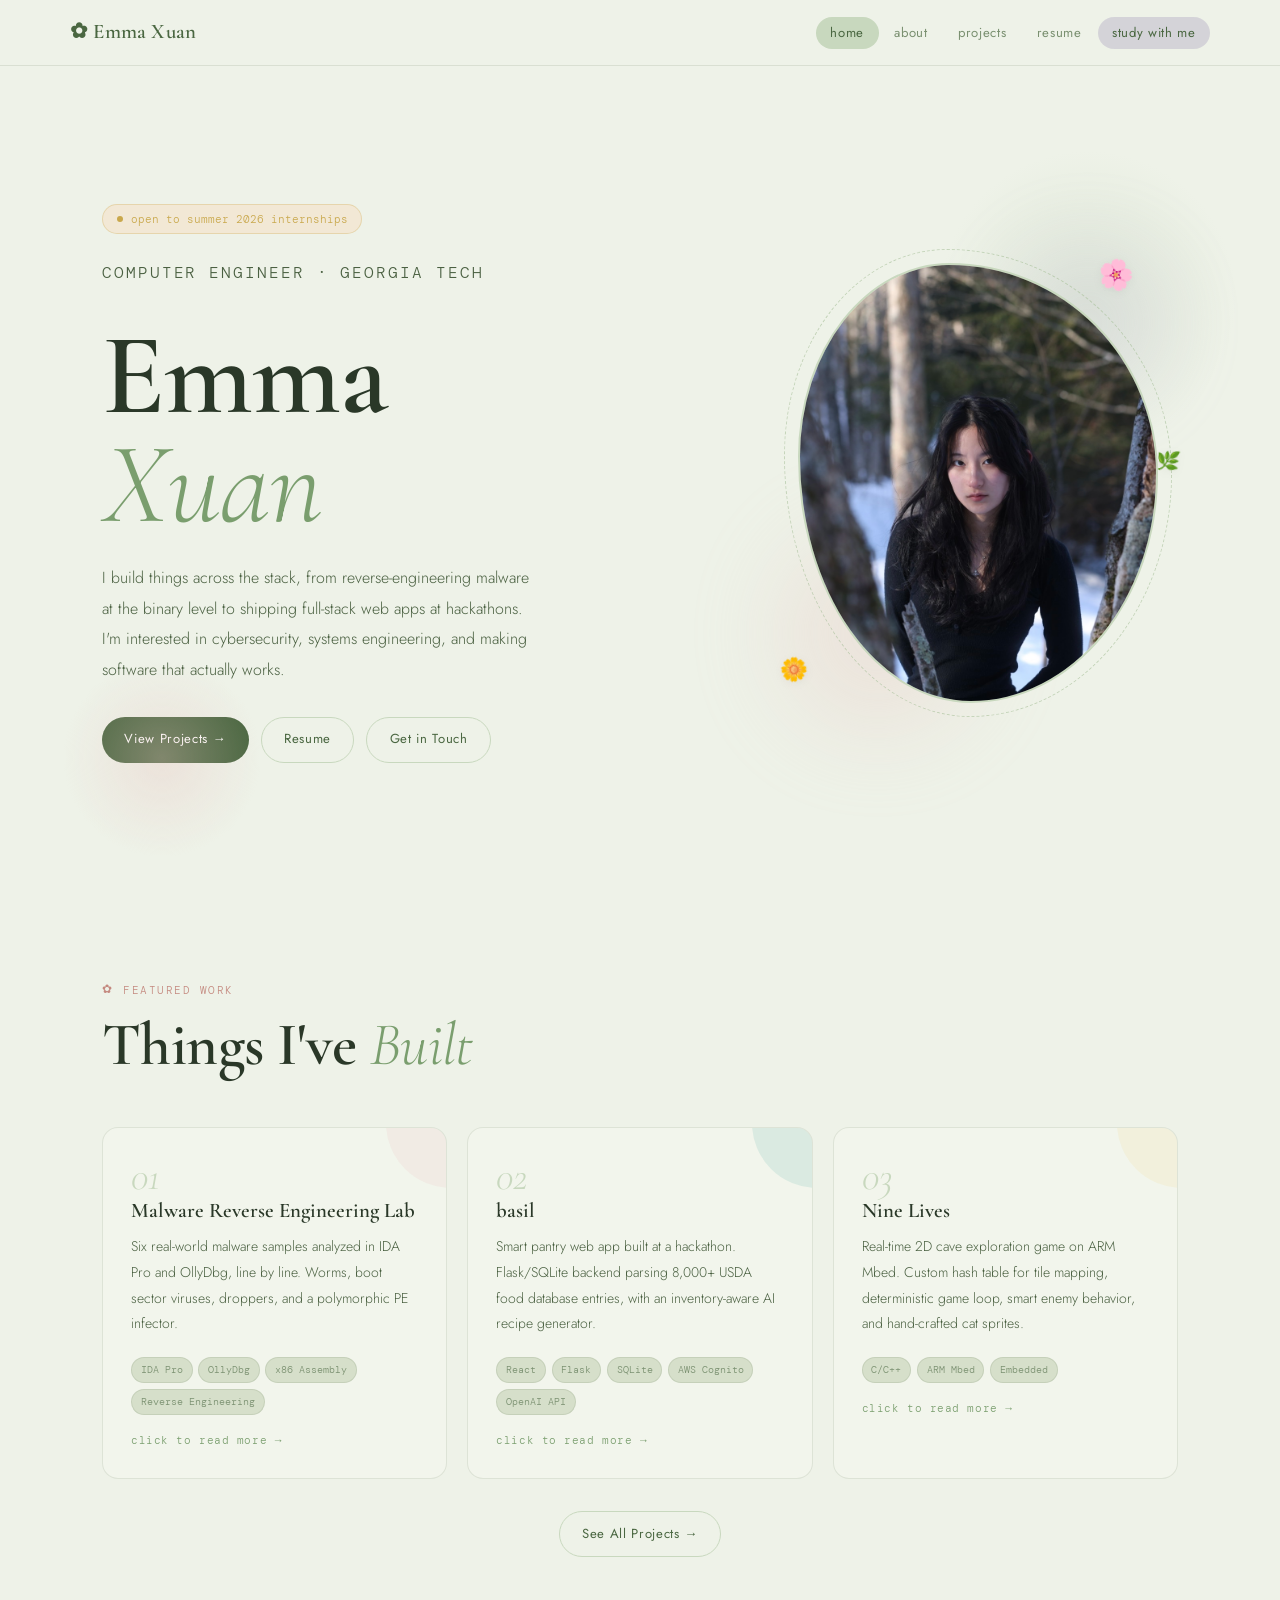
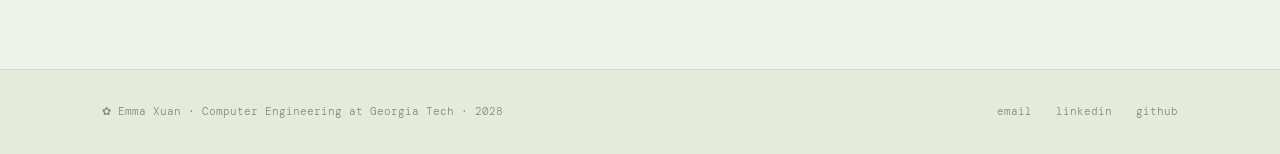
<file: index.html>
<!DOCTYPE html>
<html lang="en">
<head>
  <meta charset="UTF-8">
  <meta name="viewport" content="width=device-width, initial-scale=1.0">
  <title>Emma Xuan Portfolio</title>
  <link rel="icon" type="image/png" href="favicon.png">
  <link rel="stylesheet" href="css/style.css">
</head>
<body>

<nav>
  <div class="nav-inner">
    <a href="index.html" class="nav-logo">✿ Emma Xuan</a>
    <ul class="nav-links">
      <li><a href="index.html">home</a></li>
      <li><a href="about.html">about</a></li>
      <li><a href="projects.html">projects</a></li>
      <li><a href="resume.html">resume</a></li>
      <li><a href="study.html">study with me</a></li>
    </ul>
  </div>
</nav>

<div class="container">
  <div class="hero">
    <div class="hero-text">
      <div class="status-badge">
        <span class="status-dot"></span>
        open to summer 2026 internships
      </div>
      <p class="hero-tagline">Computer Engineer · Georgia Tech</p>
      <h1>Emma<br><em>Xuan</em></h1>
      <p>
        I build things across the stack, from reverse-engineering malware at the binary level
        to shipping full-stack web apps at hackathons. I'm interested in cybersecurity,
        systems engineering, and making software that actually works.
      </p>
      <div class="hero-cta">
        <a href="projects.html" class="btn btn-primary">View Projects →</a>
        <a href="resume.html" class="btn btn-outline">Resume</a>
        <a href="mailto:exuan7@gatech.edu" class="btn btn-outline">Get in Touch</a>
      </div>
    </div>

    <div class="hero-visual">
      <div class="photo-frame">
        <div class="bg-blob"></div>
        <div class="bg-blob-2"></div>
        <div class="frame-img">
          <img src="images/headshot.jpg" alt="Emma Xuan">
        </div>
        <div class="frame-ring"></div>
        <span class="frame-flower ff-1">🌸</span>
        <span class="frame-flower ff-2">🌼</span>
        <span class="frame-flower ff-3">🌿</span>
      </div>
    </div>
  </div>
</div>

<div class="container">
  <section>
    <div class="section-header reveal">
      <p class="label">featured work</p>
      <h2>Things I've <em>Built</em></h2>
    </div>

    <div class="projects-preview-grid">
      <div class="project-card reveal" style="--card-bloom:var(--blush);" data-modal="malware">
        <div class="project-num">01</div>
        <h3 class="project-title">Malware Reverse Engineering Lab</h3>
        <p class="project-desc">Six real-world malware samples analyzed in IDA Pro and OllyDbg, line by line. Worms, boot sector viruses, droppers, and a polymorphic PE infector.</p>
        <div class="tags">
          <span class="tag">IDA Pro</span><span class="tag">OllyDbg</span><span class="tag">x86 Assembly</span><span class="tag">Reverse Engineering</span>
        </div>
        <p class="card-more">click to read more →</p>
      </div>

      <div class="project-card reveal reveal-delay-1" style="--card-bloom:var(--dusty-teal);" data-modal="basil">
        <div class="project-num">02</div>
        <h3 class="project-title">basil</h3>
        <p class="project-desc">Smart pantry web app built at a hackathon. Flask/SQLite backend parsing 8,000+ USDA food database entries, with an inventory-aware AI recipe generator.</p>
        <div class="tags">
          <span class="tag">React</span><span class="tag">Flask</span><span class="tag">SQLite</span><span class="tag">AWS Cognito</span><span class="tag">OpenAI API</span>
        </div>
        <p class="card-more">click to read more →</p>
      </div>

      <div class="project-card reveal reveal-delay-2" style="--card-bloom:var(--butter);" data-modal="ninelives">
        <div class="project-num">03</div>
        <h3 class="project-title">Nine Lives</h3>
        <p class="project-desc">Real-time 2D cave exploration game on ARM Mbed. Custom hash table for tile mapping, deterministic game loop, smart enemy behavior, and hand-crafted cat sprites.</p>
        <div class="tags">
          <span class="tag">C/C++</span><span class="tag">ARM Mbed</span><span class="tag">Embedded</span>
        </div>
        <p class="card-more">click to read more →</p>
      </div>
    </div>

    <div style="margin-top:2rem;text-align:center;" class="reveal">
      <a href="projects.html" class="btn btn-outline">See All Projects →</a>
    </div>
  </section>
</div>

<div id="modal-overlay" class="modal-overlay">
  <div id="modal-content" class="modal"></div>
</div>

<footer>
  <div class="footer-inner">
    <p class="footer-copy">✿ Emma Xuan · Computer Engineering at Georgia Tech · 2028</p>
    <div class="footer-links">
      <a href="mailto:exuan7@gatech.edu">email</a>
      <a href="https://linkedin.com/in/YOUR_LINKEDIN" target="_blank">linkedin</a>
      <a href="https://github.com/YOUR_GITHUB" target="_blank">github</a>
    </div>
  </div>
</footer>

<script src="js/main.js"></script>
</body>
</html>
</file>
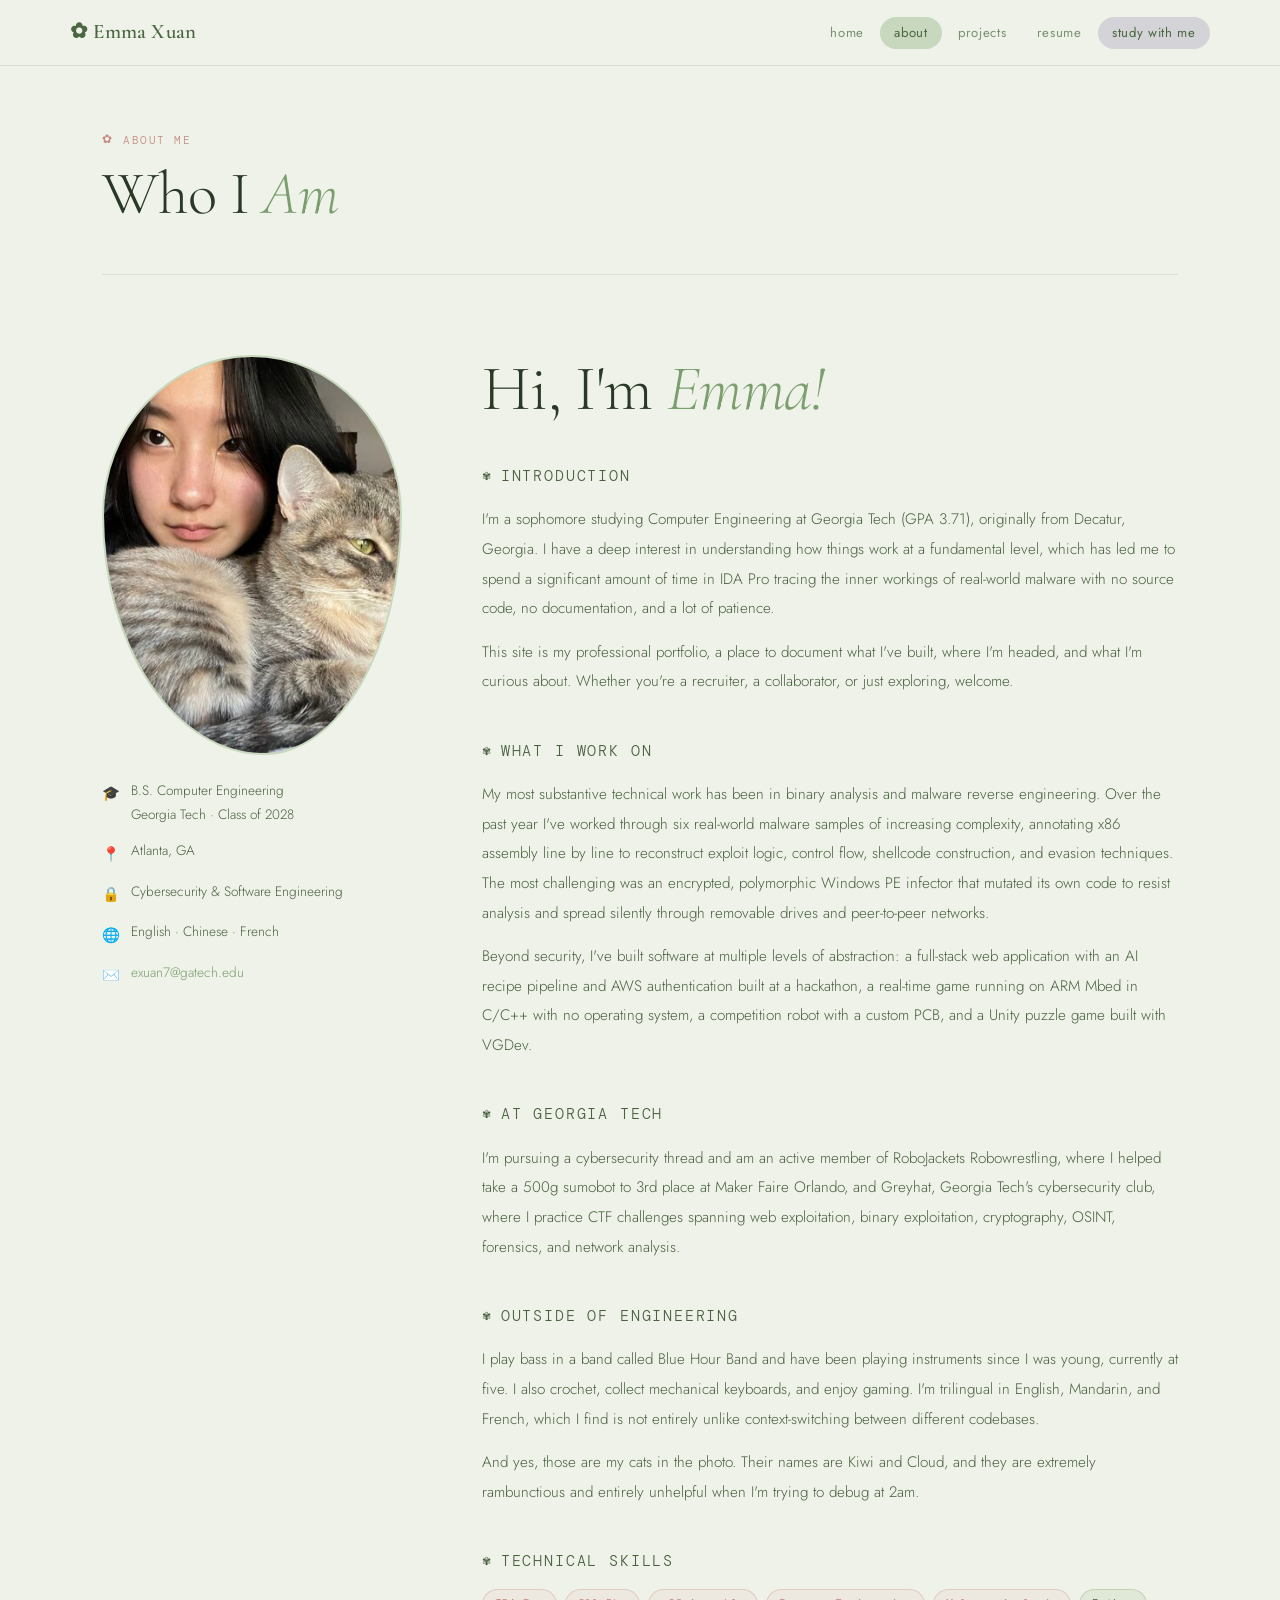
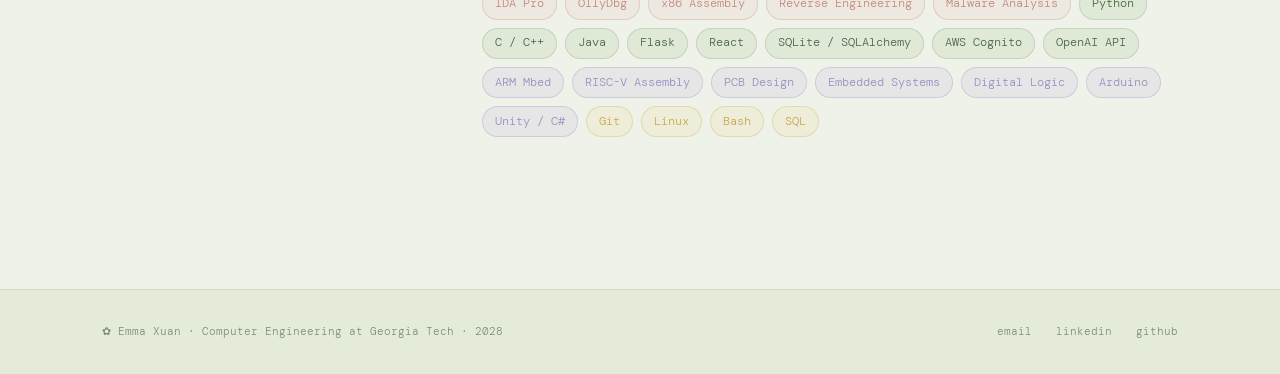
<file: about.html>
<!DOCTYPE html>
<html lang="en">
<head>
  <meta charset="UTF-8">
  <meta name="viewport" content="width=device-width, initial-scale=1.0">
  <title>Emma Xuan Portfolio</title>
  <link rel="icon" type="image/png" href="favicon.png">
  <link rel="stylesheet" href="css/style.css">
</head>
<body>

<nav>
  <div class="nav-inner">
    <a href="index.html" class="nav-logo">✿ Emma Xuan</a>
    <ul class="nav-links">
      <li><a href="index.html">home</a></li>
      <li><a href="about.html">about</a></li>
      <li><a href="projects.html">projects</a></li>
      <li><a href="resume.html">resume</a></li>
      <li><a href="study.html">study with me</a></li>
    </ul>
  </div>
</nav>

<div class="container">
  <div class="page-hero">
    <p class="label">about me</p>
    <h1 class="page-title">Who I <em>Am</em></h1>
  </div>

  <div class="about-layout">
    <aside class="about-sticky">
      <div class="about-photo-frame">
        <img src="images/about.jpg" alt="Emma Xuan">
      </div>
      <ul class="about-quick-info">
        <li><span class="qi-icon">🎓</span><span>B.S. Computer Engineering<br>Georgia Tech · Class of 2028</span></li>
        <li><span class="qi-icon">📍</span><span>Atlanta, GA</span></li>
        <li><span class="qi-icon">🔒</span><span>Cybersecurity &amp; Software Engineering</span></li>
        <li><span class="qi-icon">🌐</span><span>English · Chinese · French</span></li>
        <li><span class="qi-icon">✉️</span><a href="mailto:exuan7@gatech.edu" style="color:var(--sage-mid);text-decoration:none;">exuan7@gatech.edu</a></li>
      </ul>
    </aside>

    <div class="about-content">
      <h2 class="about-headline reveal">Hi, I'm <em>Emma!</em></h2>

      <div class="about-block reveal">
        <p class="about-block-label">introduction</p>
        <p>
          I'm a sophomore studying Computer Engineering at Georgia Tech (GPA 3.71), originally from Decatur, Georgia. I have a deep interest in understanding how things work at a fundamental level, which has led me to spend a significant amount of time in IDA Pro tracing the inner workings of real-world malware with no source code, no documentation, and a lot of patience.
        </p>
        <p>
          This site is my professional portfolio, a place to document what I've built, where I'm headed, and what I'm curious about. Whether you're a recruiter, a collaborator, or just exploring, welcome.
        </p>
      </div>

      <div class="about-block reveal">
        <p class="about-block-label">what I work on</p>
        <p>
          My most substantive technical work has been in binary analysis and malware reverse engineering. Over the past year I've worked through six real-world malware samples of increasing complexity, annotating x86 assembly line by line to reconstruct exploit logic, control flow, shellcode construction, and evasion techniques. The most challenging was an encrypted, polymorphic Windows PE infector that mutated its own code to resist analysis and spread silently through removable drives and peer-to-peer networks.
        </p>
        <p>
          Beyond security, I've built software at multiple levels of abstraction: a full-stack web application with an AI recipe pipeline and AWS authentication built at a hackathon, a real-time game running on ARM Mbed in C/C++ with no operating system, a competition robot with a custom PCB, and a Unity puzzle game built with VGDev.
        </p>
      </div>

      <div class="about-block reveal">
        <p class="about-block-label">at georgia tech</p>
        <p>
          I'm pursuing a cybersecurity thread and am an active member of RoboJackets Robowrestling, where I helped take a 500g sumobot to 3rd place at Maker Faire Orlando, and Greyhat, Georgia Tech's cybersecurity club, where I practice CTF challenges spanning web exploitation, binary exploitation, cryptography, OSINT, forensics, and network analysis.
        </p>
      </div>

      <div class="about-block reveal">
        <p class="about-block-label">outside of engineering</p>
        <p>
          I play bass in a band called Blue Hour Band and have been playing instruments since I was young, currently at five. I also crochet, collect mechanical keyboards, and enjoy gaming. I'm trilingual in English, Mandarin, and French, which I find is not entirely unlike context-switching between different codebases.
        </p>
        <p>
          And yes, those are my cats in the photo. Their names are Kiwi and Cloud, and they are extremely rambunctious and entirely unhelpful when I'm trying to debug at 2am.
        </p>
      </div>

      <div class="about-block reveal">
        <p class="about-block-label">technical skills</p>
        <div class="skills-cloud">
          <span class="chip c-blush">IDA Pro</span>
          <span class="chip c-blush">OllyDbg</span>
          <span class="chip c-blush">x86 Assembly</span>
          <span class="chip c-blush">Reverse Engineering</span>
          <span class="chip c-blush">Malware Analysis</span>
          <span class="chip c-sage">Python</span>
          <span class="chip c-sage">C / C++</span>
          <span class="chip c-sage">Java</span>
          <span class="chip c-sage">Flask</span>
          <span class="chip c-sage">React</span>
          <span class="chip c-sage">SQLite / SQLAlchemy</span>
          <span class="chip c-sage">AWS Cognito</span>
          <span class="chip c-sage">OpenAI API</span>
          <span class="chip c-lav">ARM Mbed</span>
          <span class="chip c-lav">RISC-V Assembly</span>
          <span class="chip c-lav">PCB Design</span>
          <span class="chip c-lav">Embedded Systems</span>
          <span class="chip c-lav">Digital Logic</span>
          <span class="chip c-lav">Arduino</span>
          <span class="chip c-lav">Unity / C#</span>
          <span class="chip c-butter">Git</span>
          <span class="chip c-butter">Linux</span>
          <span class="chip c-butter">Bash</span>
          <span class="chip c-butter">SQL</span>
        </div>
      </div>
    </div>
  </div>
</div>

<footer>
  <div class="footer-inner">
    <p class="footer-copy">✿ Emma Xuan · Computer Engineering at Georgia Tech · 2028</p>
    <div class="footer-links">
      <a href="mailto:exuan7@gatech.edu">email</a>
      <a href="https://linkedin.com/in/YOUR_LINKEDIN" target="_blank">linkedin</a>
      <a href="https://github.com/YOUR_GITHUB" target="_blank">github</a>
    </div>
  </div>
</footer>
<script src="js/main.js"></script>
</body>
</html>
</file>
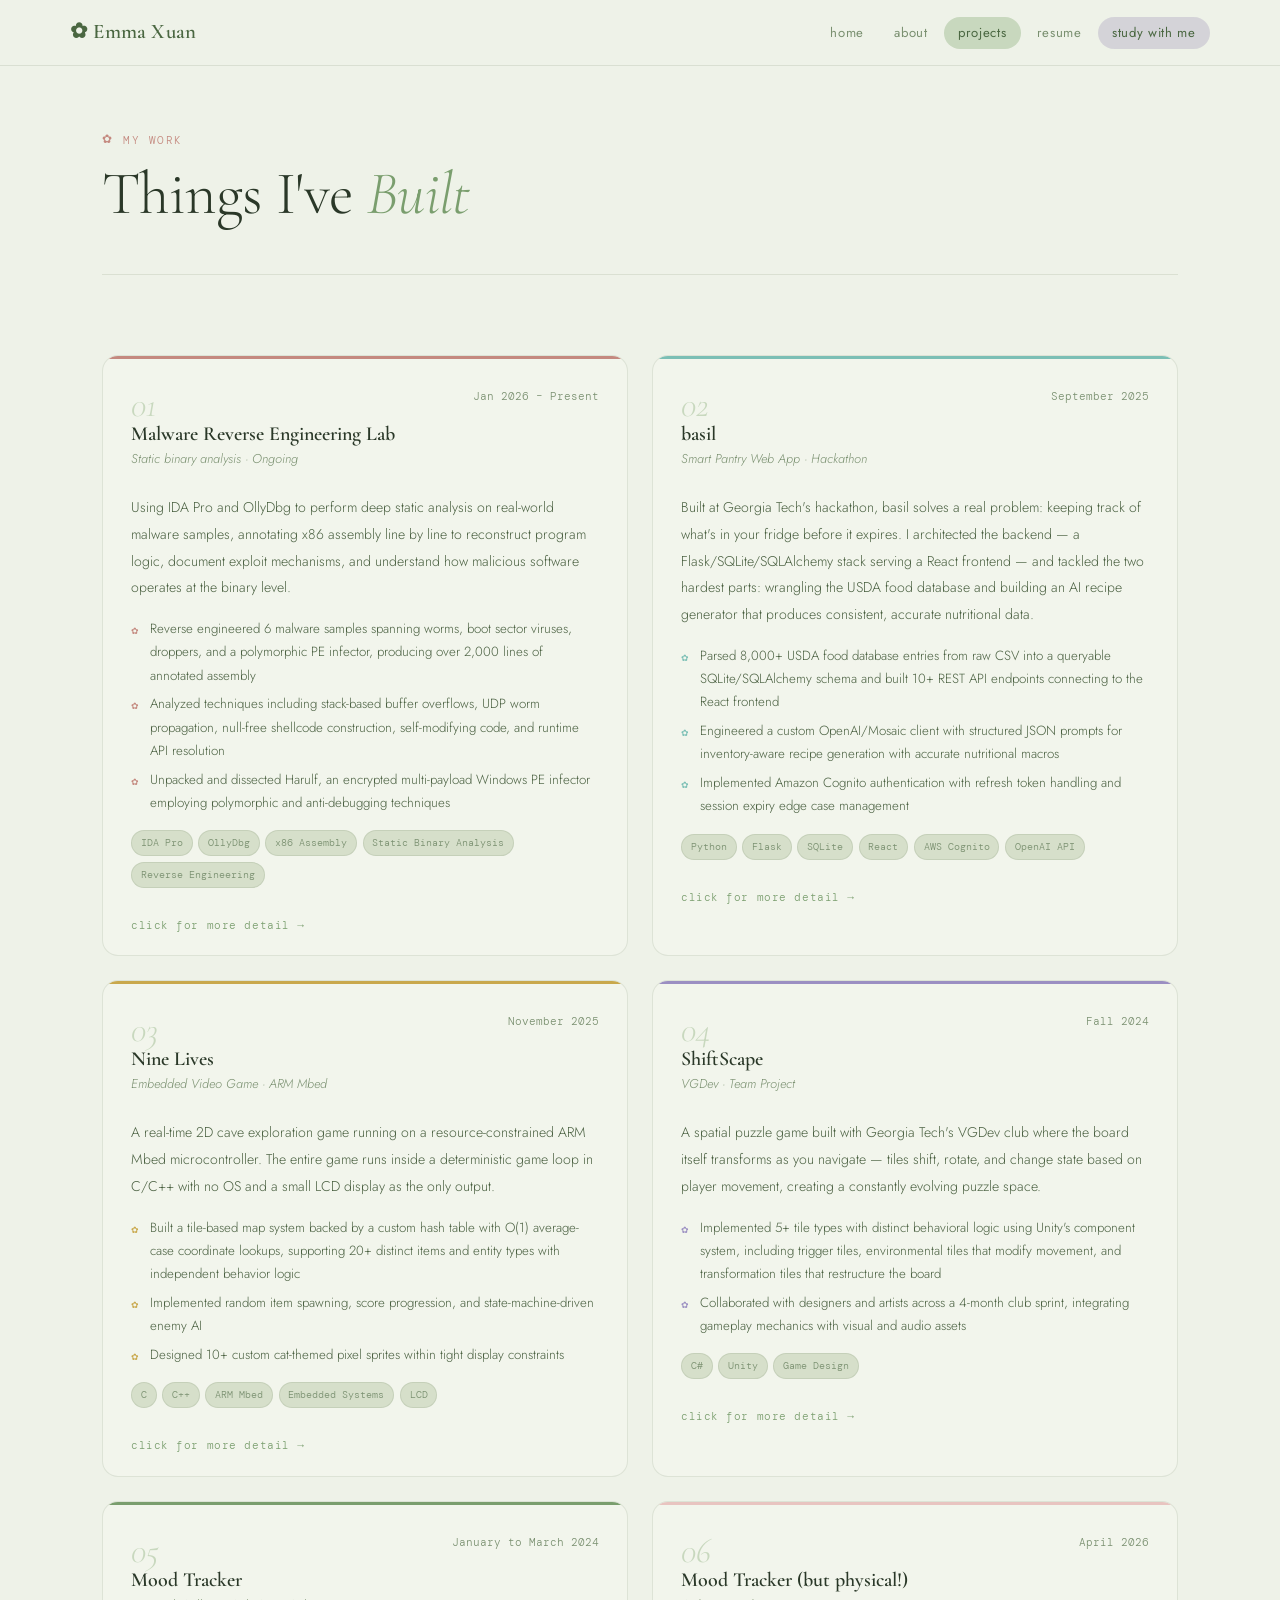
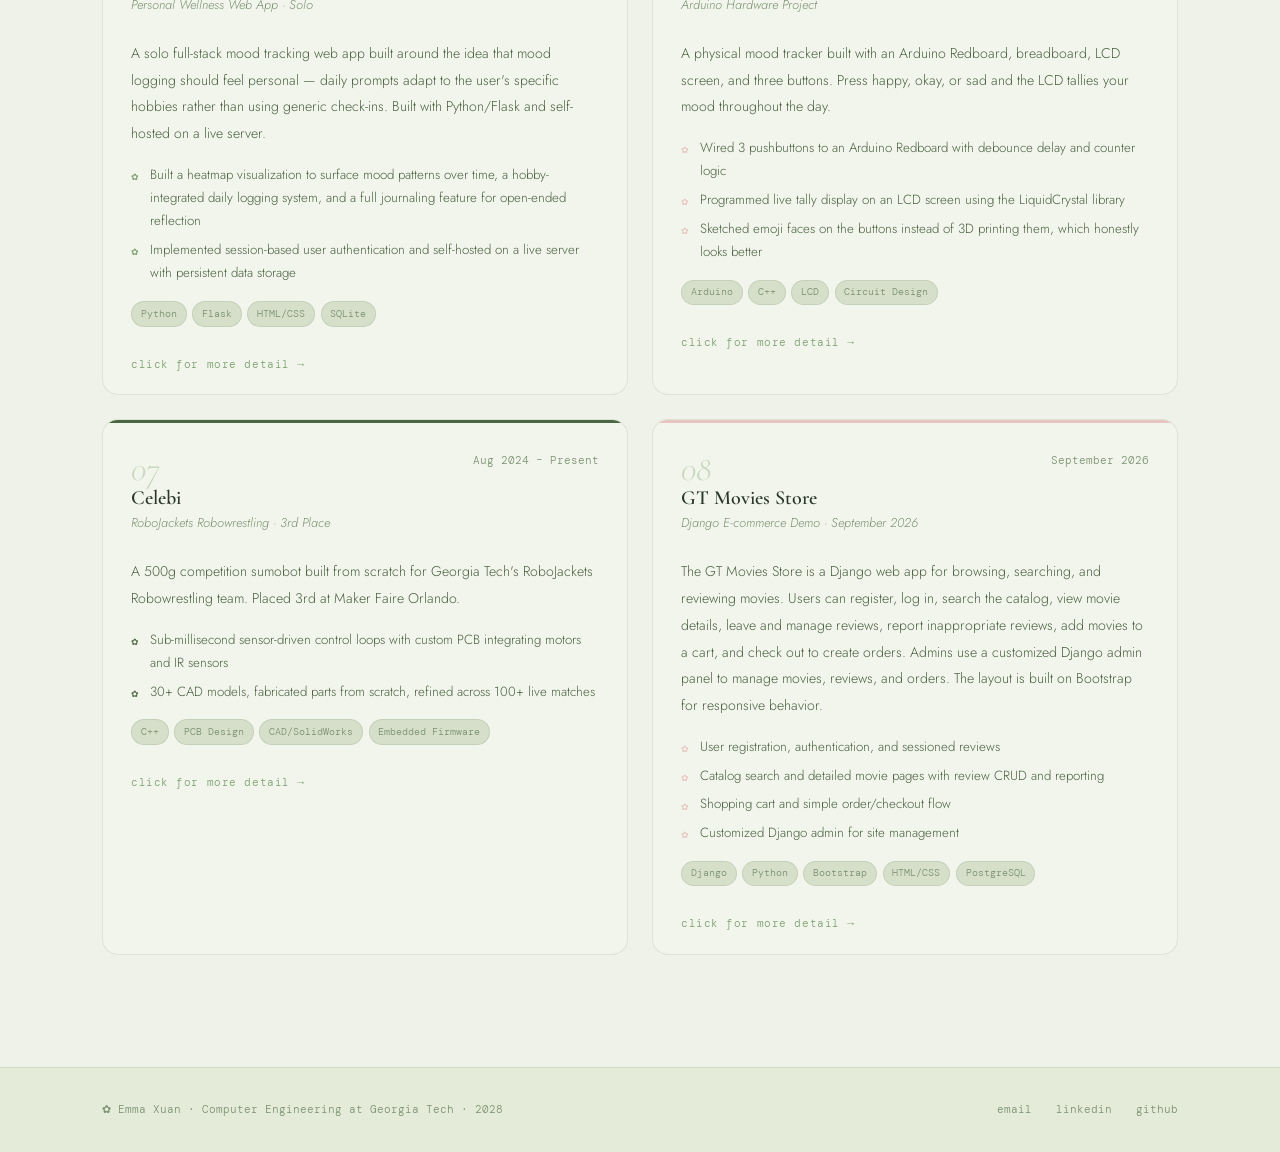
<file: projects.html>
<!DOCTYPE html>
<html lang="en">
<head>
  <meta charset="UTF-8">
  <meta name="viewport" content="width=device-width, initial-scale=1.0">
  <title>Emma Xuan Portfolio</title>
  <link rel="icon" type="image/png" href="favicon.png">
  <link rel="stylesheet" href="css/style.css">
</head>
<body>

<nav>
  <div class="nav-inner">
    <a href="index.html" class="nav-logo">✿ Emma Xuan</a>
    <ul class="nav-links">
      <li><a href="index.html">home</a></li>
      <li><a href="about.html">about</a></li>
      <li><a href="projects.html">projects</a></li>
      <li><a href="resume.html">resume</a></li>
      <li><a href="study.html">study with me</a></li>
    </ul>
  </div>
</nav>

<div class="container">
  <div class="page-hero">
    <p class="label">my work</p>
    <h1 class="page-title">Things I've <em>Built</em></h1>
  </div>

  <section>
    <div class="projects-full-grid">

      <div class="project-full-card reveal" style="--card-color:var(--blush-deep);" data-modal="malware">
        <div class="pfc-bloom-bar"></div>
        <div class="pfc-header">
          <div>
            <div class="pfc-number">01</div>
            <div class="pfc-title">Malware Reverse Engineering Lab</div>
            <div class="pfc-subtitle">Static binary analysis · Ongoing</div>
          </div>
          <div class="pfc-date">Jan 2026 – Present</div>
        </div>
        <div class="pfc-body">
          <p class="pfc-desc">Using IDA Pro and OllyDbg to perform deep static analysis on real-world malware samples, annotating x86 assembly line by line to reconstruct program logic, document exploit mechanisms, and understand how malicious software operates at the binary level.</p>
          <ul class="pfc-bullets">
            <li>Reverse engineered 6 malware samples spanning worms, boot sector viruses, droppers, and a polymorphic PE infector, producing over 2,000 lines of annotated assembly</li>
            <li>Analyzed techniques including stack-based buffer overflows, UDP worm propagation, null-free shellcode construction, self-modifying code, and runtime API resolution</li>
            <li>Unpacked and dissected Harulf, an encrypted multi-payload Windows PE infector employing polymorphic and anti-debugging techniques</li>
          </ul>
          <div class="tags"><span class="tag">IDA Pro</span><span class="tag">OllyDbg</span><span class="tag">x86 Assembly</span><span class="tag">Static Binary Analysis</span><span class="tag">Reverse Engineering</span></div>
        </div>
        <p class="pfc-more">click for more detail →</p>
      </div>

      <div class="project-full-card reveal reveal-delay-1" style="--card-color:var(--dusty-teal);" data-modal="basil">
        <div class="pfc-bloom-bar"></div>
        <div class="pfc-header">
          <div>
            <div class="pfc-number">02</div>
            <div class="pfc-title">basil</div>
            <div class="pfc-subtitle">Smart Pantry Web App · Hackathon</div>
          </div>
          <div class="pfc-date">September 2025</div>
        </div>
        <div class="pfc-body">
          <p class="pfc-desc">Built at Georgia Tech's hackathon, basil solves a real problem: keeping track of what's in your fridge before it expires. I architected the backend — a Flask/SQLite/SQLAlchemy stack serving a React frontend — and tackled the two hardest parts: wrangling the USDA food database and building an AI recipe generator that produces consistent, accurate nutritional data.</p>
          <ul class="pfc-bullets">
            <li>Parsed 8,000+ USDA food database entries from raw CSV into a queryable SQLite/SQLAlchemy schema and built 10+ REST API endpoints connecting to the React frontend</li>
            <li>Engineered a custom OpenAI/Mosaic client with structured JSON prompts for inventory-aware recipe generation with accurate nutritional macros</li>
            <li>Implemented Amazon Cognito authentication with refresh token handling and session expiry edge case management</li>
          </ul>
          <div class="tags"><span class="tag">Python</span><span class="tag">Flask</span><span class="tag">SQLite</span><span class="tag">React</span><span class="tag">AWS Cognito</span><span class="tag">OpenAI API</span></div>
        </div>
        <p class="pfc-more">click for more detail →</p>
      </div>

      <div class="project-full-card reveal" style="--card-color:var(--butter-deep);" data-modal="ninelives">
        <div class="pfc-bloom-bar"></div>
        <div class="pfc-header">
          <div>
            <div class="pfc-number">03</div>
            <div class="pfc-title">Nine Lives</div>
            <div class="pfc-subtitle">Embedded Video Game · ARM Mbed</div>
          </div>
          <div class="pfc-date">November 2025</div>
        </div>
        <div class="pfc-body">
          <p class="pfc-desc">A real-time 2D cave exploration game running on a resource-constrained ARM Mbed microcontroller. The entire game runs inside a deterministic game loop in C/C++ with no OS and a small LCD display as the only output.</p>
          <ul class="pfc-bullets">
            <li>Built a tile-based map system backed by a custom hash table with O(1) average-case coordinate lookups, supporting 20+ distinct items and entity types with independent behavior logic</li>
            <li>Implemented random item spawning, score progression, and state-machine-driven enemy AI</li>
            <li>Designed 10+ custom cat-themed pixel sprites within tight display constraints</li>
          </ul>
          <div class="tags"><span class="tag">C</span><span class="tag">C++</span><span class="tag">ARM Mbed</span><span class="tag">Embedded Systems</span><span class="tag">LCD</span></div>
        </div>
        <p class="pfc-more">click for more detail →</p>
      </div>

      <div class="project-full-card reveal reveal-delay-1" style="--card-color:var(--lavender-mid);" data-modal="shiftscape">
        <div class="pfc-bloom-bar"></div>
        <div class="pfc-header">
          <div>
            <div class="pfc-number">04</div>
            <div class="pfc-title">ShiftScape</div>
            <div class="pfc-subtitle">VGDev · Team Project</div>
          </div>
          <div class="pfc-date">Fall 2024</div>
        </div>
        <div class="pfc-body">
          <p class="pfc-desc">A spatial puzzle game built with Georgia Tech's VGDev club where the board itself transforms as you navigate — tiles shift, rotate, and change state based on player movement, creating a constantly evolving puzzle space.</p>
          <ul class="pfc-bullets">
            <li>Implemented 5+ tile types with distinct behavioral logic using Unity's component system, including trigger tiles, environmental tiles that modify movement, and transformation tiles that restructure the board</li>
            <li>Collaborated with designers and artists across a 4-month club sprint, integrating gameplay mechanics with visual and audio assets</li>
          </ul>
          <div class="tags"><span class="tag">C#</span><span class="tag">Unity</span><span class="tag">Game Design</span></div>
        </div>
        <p class="pfc-more">click for more detail →</p>
      </div>

      <div class="project-full-card reveal" style="--card-color:var(--sage-mid);" data-modal="moodtracker">
        <div class="pfc-bloom-bar"></div>
        <div class="pfc-header">
          <div>
            <div class="pfc-number">05</div>
            <div class="pfc-title">Mood Tracker</div>
            <div class="pfc-subtitle">Personal Wellness Web App · Solo</div>
          </div>
          <div class="pfc-date">January to March 2024</div>
        </div>
        <div class="pfc-body">
          <p class="pfc-desc">A solo full-stack mood tracking web app built around the idea that mood logging should feel personal — daily prompts adapt to the user's specific hobbies rather than using generic check-ins. Built with Python/Flask and self-hosted on a live server.</p>
          <ul class="pfc-bullets">
            <li>Built a heatmap visualization to surface mood patterns over time, a hobby-integrated daily logging system, and a full journaling feature for open-ended reflection</li>
            <li>Implemented session-based user authentication and self-hosted on a live server with persistent data storage</li>
          </ul>
          <div class="tags"><span class="tag">Python</span><span class="tag">Flask</span><span class="tag">HTML/CSS</span><span class="tag">SQLite</span></div>
        </div>
        <p class="pfc-more">click for more detail →</p>
      </div>

      <div class="project-full-card reveal reveal-delay-1" style="--card-color:var(--blush);" data-modal="moodphysical">
        <div class="pfc-bloom-bar"></div>
        <div class="pfc-header">
          <div>
            <div class="pfc-number">06</div>
            <div class="pfc-title">Mood Tracker (but physical!)</div>
            <div class="pfc-subtitle">Arduino Hardware Project</div>
          </div>
          <div class="pfc-date">April 2026</div>
        </div>
        <div class="pfc-body">
          <p class="pfc-desc">A physical mood tracker built with an Arduino Redboard, breadboard, LCD screen, and three buttons. Press happy, okay, or sad and the LCD tallies your mood throughout the day.</p>
          <ul class="pfc-bullets">
            <li>Wired 3 pushbuttons to an Arduino Redboard with debounce delay and counter logic</li>
            <li>Programmed live tally display on an LCD screen using the LiquidCrystal library</li>
            <li>Sketched emoji faces on the buttons instead of 3D printing them, which honestly looks better</li>
          </ul>
          <div class="tags"><span class="tag">Arduino</span><span class="tag">C++</span><span class="tag">LCD</span><span class="tag">Circuit Design</span></div>
        </div>
        <p class="pfc-more">click for more detail →</p>
      </div>

      <div class="project-full-card reveal" style="--card-color:var(--sage-dark);" data-modal="celebi">
        <div class="pfc-bloom-bar"></div>
        <div class="pfc-header">
          <div>
            <div class="pfc-number">07</div>
            <div class="pfc-title">Celebi</div>
            <div class="pfc-subtitle">RoboJackets Robowrestling · 3rd Place</div>
          </div>
          <div class="pfc-date">Aug 2024 – Present</div>
        </div>
        <div class="pfc-body">
          <p class="pfc-desc">A 500g competition sumobot built from scratch for Georgia Tech's RoboJackets Robowrestling team. Placed 3rd at Maker Faire Orlando.</p>
          <ul class="pfc-bullets">
            <li>Sub-millisecond sensor-driven control loops with custom PCB integrating motors and IR sensors</li>
            <li>30+ CAD models, fabricated parts from scratch, refined across 100+ live matches</li>
          </ul>
          <div class="tags"><span class="tag">C++</span><span class="tag">PCB Design</span><span class="tag">CAD/SolidWorks</span><span class="tag">Embedded Firmware</span></div>
        </div>
        <p class="pfc-more">click for more detail →</p>
      </div>

      <div class="project-full-card reveal reveal-delay-1" style="--card-color:var(--blush);" data-modal="gtmovies">
        <div class="pfc-bloom-bar"></div>
        <div class="pfc-header">
          <div>
            <div class="pfc-number">08</div>
            <div class="pfc-title">GT Movies Store</div>
            <div class="pfc-subtitle">Django E‑commerce Demo · September 2026</div>
          </div>
          <div class="pfc-date">September 2026</div>
        </div>
        <div class="pfc-body">
          <p class="pfc-desc">The GT Movies Store is a Django web app for browsing, searching, and reviewing movies. Users can register, log in, search the catalog, view movie details, leave and manage reviews, report inappropriate reviews, add movies to a cart, and check out to create orders. Admins use a customized Django admin panel to manage movies, reviews, and orders. The layout is built on Bootstrap for responsive behavior.</p>
          <ul class="pfc-bullets">
            <li>User registration, authentication, and sessioned reviews</li>
            <li>Catalog search and detailed movie pages with review CRUD and reporting</li>
            <li>Shopping cart and simple order/checkout flow</li>
            <li>Customized Django admin for site management</li>
          </ul>
          <div class="tags"><span class="tag">Django</span><span class="tag">Python</span><span class="tag">Bootstrap</span><span class="tag">HTML/CSS</span><span class="tag">PostgreSQL</span></div>
        </div>
        <p class="pfc-more">click for more detail →</p>
      </div>

    </div>
  </section>
</div>

<div id="modal-overlay" class="modal-overlay">
  <div id="modal-content" class="modal"></div>
</div>

<footer>
  <div class="footer-inner">
    <p class="footer-copy">✿ Emma Xuan · Computer Engineering at Georgia Tech · 2028</p>
    <div class="footer-links">
      <a href="mailto:exuan7@gatech.edu">email</a>
      <a href="https://linkedin.com/in/YOUR_LINKEDIN" target="_blank">linkedin</a>
      <a href="https://github.com/YOUR_GITHUB" target="_blank">github</a>
    </div>
  </div>
</footer>
<script src="js/main.js"></script>
</body>
</html>
</file>
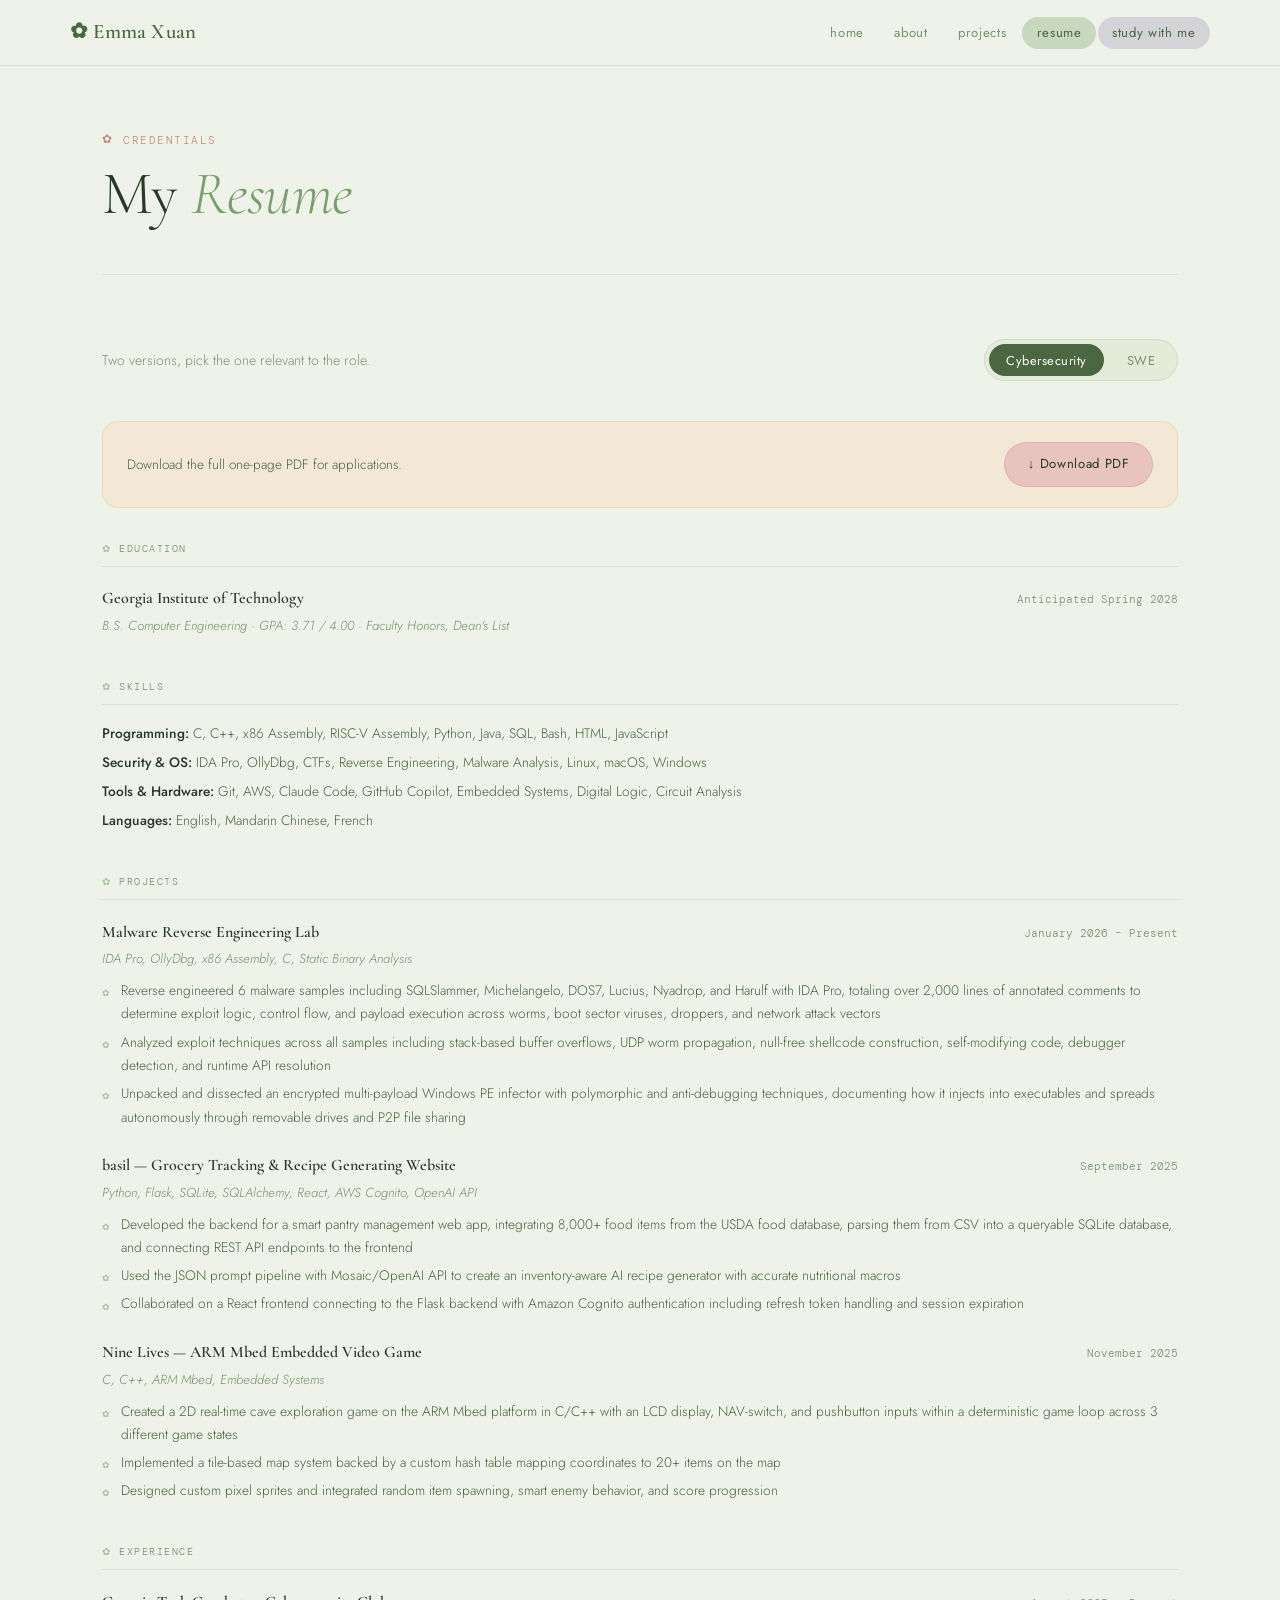
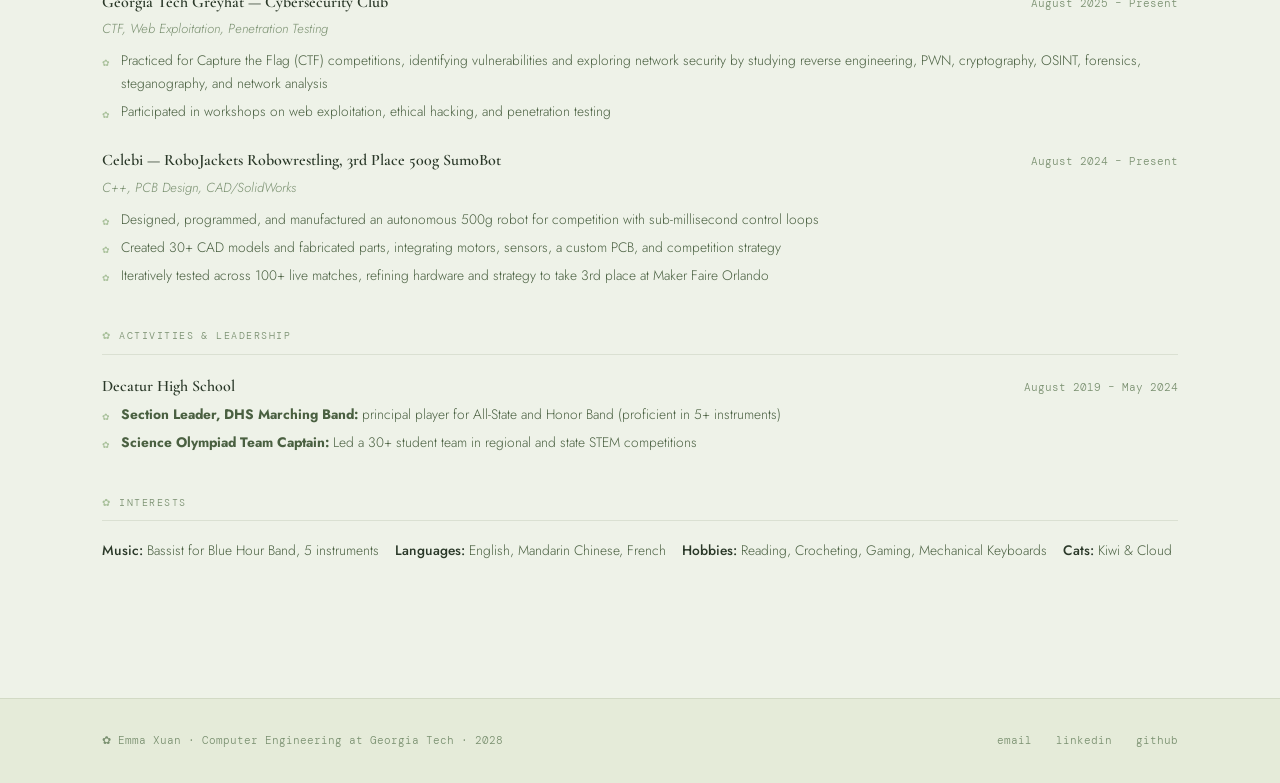
<file: resume.html>
<!DOCTYPE html>
<html lang="en">
<head>
  <meta charset="UTF-8">
  <meta name="viewport" content="width=device-width, initial-scale=1.0">
  <title>Emma Xuan Portfolio</title>
  <link rel="icon" type="image/png" href="favicon.png">
  <link rel="stylesheet" href="css/style.css">
</head>
<body>

<nav>
  <div class="nav-inner">
    <a href="index.html" class="nav-logo">✿ Emma Xuan</a>
    <ul class="nav-links">
      <li><a href="index.html">home</a></li>
      <li><a href="about.html">about</a></li>
      <li><a href="projects.html">projects</a></li>
      <li><a href="resume.html">resume</a></li>
      <li><a href="study.html">study with me</a></li>
    </ul>
  </div>
</nav>

<div class="container">
  <div class="page-hero">
    <p class="label">credentials</p>
    <h1 class="page-title">My <em>Resume</em></h1>
  </div>

  <div class="resume-layout">
    <div class="resume-top">
      <p style="font-size:0.875rem;color:var(--text-muted);font-weight:300;">Two versions, pick the one relevant to the role.</p>
      <div class="resume-tabs-row">
        <button class="rtab" data-target="pane-cyber">Cybersecurity</button>
        <button class="rtab" data-target="pane-cs">SWE</button>
      </div>
    </div>

    <!-- CYBER -->
    <div id="pane-cyber" class="resume-pane">
      <div class="r-download-bar">
        <p>Download the full one-page PDF for applications.</p>
        <a href="downloads/Emma_Xuan_Cyber_Resume.pdf" class="btn btn-blush" download>↓ Download PDF</a>
      </div>

      <div class="r-section">
        <div class="r-section-title">Education</div>
        <div class="r-entry">
          <div class="r-entry-top"><span class="r-entry-title">Georgia Institute of Technology</span><span class="r-entry-date">Anticipated Spring 2028</span></div>
          <div class="r-entry-sub">B.S. Computer Engineering · GPA: 3.71 / 4.00 · Faculty Honors, Dean's List</div>
        </div>
      </div>

      <div class="r-section">
        <div class="r-section-title">Skills</div>
        <div class="r-skills-line"><strong>Programming:</strong> C, C++, x86 Assembly, RISC-V Assembly, Python, Java, SQL, Bash, HTML, JavaScript</div>
        <div class="r-skills-line"><strong>Security &amp; OS:</strong> IDA Pro, OllyDbg, CTFs, Reverse Engineering, Malware Analysis, Linux, macOS, Windows</div>
        <div class="r-skills-line"><strong>Tools &amp; Hardware:</strong> Git, AWS, Claude Code, GitHub Copilot, Embedded Systems, Digital Logic, Circuit Analysis</div>
        <div class="r-skills-line"><strong>Languages:</strong> English, Mandarin Chinese, French</div>
      </div>

      <div class="r-section">
        <div class="r-section-title">Projects</div>

        <div class="r-entry">
          <div class="r-entry-top"><span class="r-entry-title">Malware Reverse Engineering Lab</span><span class="r-entry-date">January 2026 – Present</span></div>
          <div class="r-entry-sub">IDA Pro, OllyDbg, x86 Assembly, C, Static Binary Analysis</div>
          <ul class="r-bullets">
            <li>Reverse engineered 6 malware samples including SQLSlammer, Michelangelo, DOS7, Lucius, Nyadrop, and Harulf with IDA Pro, totaling over 2,000 lines of annotated comments to determine exploit logic, control flow, and payload execution across worms, boot sector viruses, droppers, and network attack vectors</li>
            <li>Analyzed exploit techniques across all samples including stack-based buffer overflows, UDP worm propagation, null-free shellcode construction, self-modifying code, debugger detection, and runtime API resolution</li>
            <li>Unpacked and dissected an encrypted multi-payload Windows PE infector with polymorphic and anti-debugging techniques, documenting how it injects into executables and spreads autonomously through removable drives and P2P file sharing</li>
          </ul>
        </div>

        <div class="r-entry">
          <div class="r-entry-top"><span class="r-entry-title">basil — Grocery Tracking &amp; Recipe Generating Website</span><span class="r-entry-date">September 2025</span></div>
          <div class="r-entry-sub">Python, Flask, SQLite, SQLAlchemy, React, AWS Cognito, OpenAI API</div>
          <ul class="r-bullets">
            <li>Developed the backend for a smart pantry management web app, integrating 8,000+ food items from the USDA food database, parsing them from CSV into a queryable SQLite database, and connecting REST API endpoints to the frontend</li>
            <li>Used the JSON prompt pipeline with Mosaic/OpenAI API to create an inventory-aware AI recipe generator with accurate nutritional macros</li>
            <li>Collaborated on a React frontend connecting to the Flask backend with Amazon Cognito authentication including refresh token handling and session expiration</li>
          </ul>
        </div>

        <div class="r-entry">
          <div class="r-entry-top"><span class="r-entry-title">Nine Lives — ARM Mbed Embedded Video Game</span><span class="r-entry-date">November 2025</span></div>
          <div class="r-entry-sub">C, C++, ARM Mbed, Embedded Systems</div>
          <ul class="r-bullets">
            <li>Created a 2D real-time cave exploration game on the ARM Mbed platform in C/C++ with an LCD display, NAV-switch, and pushbutton inputs within a deterministic game loop across 3 different game states</li>
            <li>Implemented a tile-based map system backed by a custom hash table mapping coordinates to 20+ items on the map</li>
            <li>Designed custom pixel sprites and integrated random item spawning, smart enemy behavior, and score progression</li>
          </ul>
        </div>
      </div>

      <div class="r-section">
        <div class="r-section-title">Experience</div>

        <div class="r-entry">
          <div class="r-entry-top"><span class="r-entry-title">Georgia Tech Greyhat — Cybersecurity Club</span><span class="r-entry-date">August 2025 – Present</span></div>
          <div class="r-entry-sub">CTF, Web Exploitation, Penetration Testing</div>
          <ul class="r-bullets">
            <li>Practiced for Capture the Flag (CTF) competitions, identifying vulnerabilities and exploring network security by studying reverse engineering, PWN, cryptography, OSINT, forensics, steganography, and network analysis</li>
            <li>Participated in workshops on web exploitation, ethical hacking, and penetration testing</li>
          </ul>
        </div>

        <div class="r-entry">
          <div class="r-entry-top"><span class="r-entry-title">Celebi — RoboJackets Robowrestling, 3rd Place 500g SumoBot</span><span class="r-entry-date">August 2024 – Present</span></div>
          <div class="r-entry-sub">C++, PCB Design, CAD/SolidWorks</div>
          <ul class="r-bullets">
            <li>Designed, programmed, and manufactured an autonomous 500g robot for competition with sub-millisecond control loops</li>
            <li>Created 30+ CAD models and fabricated parts, integrating motors, sensors, a custom PCB, and competition strategy</li>
            <li>Iteratively tested across 100+ live matches, refining hardware and strategy to take 3rd place at Maker Faire Orlando</li>
          </ul>
        </div>
      </div>

      <div class="r-section">
        <div class="r-section-title">Activities &amp; Leadership</div>
        <div class="r-entry">
          <div class="r-entry-top"><span class="r-entry-title">Decatur High School</span><span class="r-entry-date">August 2019 – May 2024</span></div>
          <ul class="r-bullets">
            <li><strong>Section Leader, DHS Marching Band:</strong> principal player for All-State and Honor Band (proficient in 5+ instruments)</li>
            <li><strong>Science Olympiad Team Captain:</strong> Led a 30+ student team in regional and state STEM competitions</li>
          </ul>
        </div>
      </div>

      <div class="r-section">
        <div class="r-section-title">Interests</div>
        <p style="font-size:0.86rem;color:var(--text-mid);font-weight:300;line-height:1.7;">
          <strong style="color:var(--text);font-weight:500;">Music:</strong> Bassist for Blue Hour Band, 5 instruments &nbsp;&nbsp;
          <strong style="color:var(--text);font-weight:500;">Languages:</strong> English, Mandarin Chinese, French &nbsp;&nbsp;
          <strong style="color:var(--text);font-weight:500;">Hobbies:</strong> Reading, Crocheting, Gaming, Mechanical Keyboards &nbsp;&nbsp;
          <strong style="color:var(--text);font-weight:500;">Cats:</strong> Kiwi &amp; Cloud
        </p>
      </div>
    </div>

    <!-- SWE -->
    <div id="pane-cs" class="resume-pane">
      <div class="r-download-bar">
        <p>Download the full one-page PDF for applications.</p>
        <a href="downloads/Emma_Xuan_CS_Resume.pdf" class="btn btn-blush" download>↓ Download PDF</a>
      </div>

      <div class="r-section">
        <div class="r-section-title">Education</div>
        <div class="r-entry">
          <div class="r-entry-top"><span class="r-entry-title">Georgia Institute of Technology</span><span class="r-entry-date">Anticipated Spring 2028</span></div>
          <div class="r-entry-sub">B.S. Computer Engineering · GPA: 3.71 / 4.00 · Faculty Honors, Dean's List</div>
        </div>
      </div>

      <div class="r-section">
        <div class="r-section-title">Skills</div>
        <div class="r-skills-line"><strong>Programming:</strong> Python, Java, C, C++, HTML, JavaScript, RISC-V Assembly, x86 Assembly, Bash</div>
        <div class="r-skills-line"><strong>Frameworks:</strong> React, Flask, SQLite, SQLAlchemy, AWS, OpenAI API, Unity, C#</div>
        <div class="r-skills-line"><strong>Tools &amp; Hardware:</strong> Git, AWS, VS Code, Claude Code, GitHub Copilot, Linux, macOS, Windows, Embedded Systems</div>
        <div class="r-skills-line"><strong>Languages:</strong> English, Mandarin Chinese, French</div>
      </div>

      <div class="r-section">
        <div class="r-section-title">Projects</div>

        <div class="r-entry">
          <div class="r-entry-top"><span class="r-entry-title">basil — Grocery Tracking &amp; Recipe Generating Website</span><span class="r-entry-date">September 2025</span></div>
          <div class="r-entry-sub">Python, Flask, SQLite, SQLAlchemy, React, AWS Cognito, OpenAI API</div>
          <ul class="r-bullets">
            <li>Developed the backend for a smart pantry management web app, integrating 8,000+ food items from the USDA food database, parsing them from CSV into a queryable SQLite database, and connecting REST API endpoints to the frontend</li>
            <li>Used the JSON prompt pipeline with Mosaic/OpenAI API to create an inventory-aware AI recipe generator with accurate nutritional macros</li>
            <li>Collaborated on a React frontend connecting to the Flask backend with Amazon Cognito authentication including refresh token handling and session expiration</li>
          </ul>
        </div>

        <div class="r-entry">
          <div class="r-entry-top"><span class="r-entry-title">Nine Lives — ARM Mbed Embedded Video Game</span><span class="r-entry-date">November 2025</span></div>
          <div class="r-entry-sub">C, C++, ARM Mbed, Embedded Systems</div>
          <ul class="r-bullets">
            <li>Created a 2D real-time cave exploration game on the ARM Mbed platform in C/C++ with an LCD display, NAV-switch, and pushbutton inputs within a deterministic game loop across 3 different game states</li>
            <li>Implemented a tile-based map system backed by a custom hash table mapping coordinates to 20+ items on the map</li>
            <li>Designed custom pixel sprites and integrated random item spawning, smart enemy behavior, and score progression</li>
          </ul>
        </div>

        <div class="r-entry">
          <div class="r-entry-top"><span class="r-entry-title">ShiftScape — Georgia Tech VGDev</span><span class="r-entry-date">August to December 2024</span></div>
          <div class="r-entry-sub">C#, Unity</div>
          <ul class="r-bullets">
            <li>Contributed to a team-developed Unity puzzle game featuring dynamic tile mechanics that spatially transform the board as the player navigates</li>
            <li>Implemented 5+ tile types with distinct behavioral logic, including trigger, environmental, and transformation effects</li>
          </ul>
        </div>

        <div class="r-entry">
          <div class="r-entry-top"><span class="r-entry-title">Mood Tracker — Personal Wellness Web App</span><span class="r-entry-date">January to March 2024</span></div>
          <div class="r-entry-sub">Python, Flask, HTML/CSS</div>
          <ul class="r-bullets">
            <li>Designed and deployed a solo full-stack mood tracking web app featuring a personalized heatmap visualization, daily logging adaptive to the user's hobbies, and a journaling system</li>
            <li>Built session-based user authentication and self-hosted the app on a live server with non-volatile data storage</li>
          </ul>
        </div>
      </div>

      <div class="r-section">
        <div class="r-section-title">Experience</div>

        <div class="r-entry">
          <div class="r-entry-top"><span class="r-entry-title">Celebi — RoboJackets Robowrestling, 3rd Place 500g SumoBot</span><span class="r-entry-date">August 2024 – Present</span></div>
          <div class="r-entry-sub">C++, PCB Design, CAD/SolidWorks</div>
          <ul class="r-bullets">
            <li>Designed, programmed, and manufactured an autonomous 500g robot for competition with sub-millisecond control loops</li>
            <li>Created 30+ CAD models and fabricated parts, integrating motors, sensors, a custom PCB, and competition strategy</li>
            <li>Iteratively tested across 100+ live matches, refining hardware and strategy to take 3rd place at Maker Faire Orlando</li>
          </ul>
        </div>

        <div class="r-entry">
          <div class="r-entry-top"><span class="r-entry-title">Georgia Tech Greyhat — Cybersecurity Club</span><span class="r-entry-date">August 2025 – Present</span></div>
          <div class="r-entry-sub">CTF, Web Exploitation, Penetration Testing</div>
          <ul class="r-bullets">
            <li>Practiced for Capture the Flag (CTF) competitions by studying reverse engineering, PWN, cryptography, OSINT, forensics, steganography, and network analysis</li>
            <li>Participated in workshops on web exploitation, ethical hacking, and penetration testing</li>
          </ul>
        </div>
      </div>

      <div class="r-section">
        <div class="r-section-title">Activities &amp; Leadership</div>
        <div class="r-entry">
          <div class="r-entry-top"><span class="r-entry-title">Decatur High School</span><span class="r-entry-date">August 2019 – May 2024</span></div>
          <ul class="r-bullets">
            <li><strong>Section Leader, DHS Marching Band:</strong> principal player for All-State and Honor Band (proficient in 5+ instruments)</li>
            <li><strong>Science Olympiad Team Captain:</strong> Led a 30+ student team in regional and state STEM competitions</li>
            <li><strong>Hobbies:</strong> Bassist for Blue Hour Band, Reading, Crocheting, Gaming, Mechanical Keyboards</li>
          </ul>
        </div>
      </div>
    </div>

  </div>
</div>

<footer>
  <div class="footer-inner">
    <p class="footer-copy">✿ Emma Xuan · Computer Engineering at Georgia Tech · 2028</p>
    <div class="footer-links">
      <a href="mailto:exuan7@gatech.edu">email</a>
      <a href="https://linkedin.com/in/YOUR_LINKEDIN" target="_blank">linkedin</a>
      <a href="https://github.com/YOUR_GITHUB" target="_blank">github</a>
    </div>
  </div>
</footer>
<script src="js/main.js"></script>
</body>
</html>
</file>
<file: css/style.css>
@import url('https://fonts.googleapis.com/css2?family=Cormorant+Garamond:ital,wght@0,300;0,400;0,600;0,700;1,300;1,400;1,600&family=Jost:wght@300;400;500&family=DM+Mono:ital,wght@0,400;0,500;1,400&display=swap');

:root {
  --bg:           #EEF2E8;
  --bg-soft:      #E5EBD9;
  --bg-card:      #F2F5EC;
  --bg-white:     #FAFBF7;
  --bg-deep:      #D6DFCA;
  --sage-dark:    #4A6741;
  --sage-mid:     #7A9E6E;
  --sage-light:   #A8C09A;
  --sage-mist:    #C8D8BE;
  --blush:        #E8C4C0;
  --blush-deep:   #C4897F;
  --lavender:     #C4BBDB;
  --lavender-mid: #9B8FC2;
  --cream:        #F2E8D5;
  --butter:       #EDD99A;
  --butter-deep:  #C9A84C;
  --dusty-teal:   #7BBFB5;
  --text:         #2A3828;
  --text-mid:     #4A6041;
  --text-muted:   #7A9070;
  --border:       rgba(90,115,80,0.14);
  --font-display: 'Cormorant Garamond', Georgia, serif;
  --font-body:    'Jost', sans-serif;
  --font-mono:    'DM Mono', monospace;
  --nav-h: 66px;
  --max-w: 1140px;
  --r: 16px;
}

*,*::before,*::after{margin:0;padding:0;box-sizing:border-box;}
html{scroll-behavior:smooth;}
body{background:var(--bg);color:var(--text);font-family:var(--font-body);font-weight:300;font-size:16px;line-height:1.75;-webkit-font-smoothing:antialiased;}

/* NAV */
nav{position:sticky;top:0;z-index:200;background:rgba(238,242,232,0.9);backdrop-filter:blur(16px);-webkit-backdrop-filter:blur(16px);border-bottom:1px solid var(--border);height:var(--nav-h);display:flex;align-items:center;padding:0 2rem;}
.nav-inner{max-width:var(--max-w);width:100%;margin:0 auto;display:flex;align-items:center;justify-content:space-between;}
.nav-logo{font-family:var(--font-display);font-weight:600;font-size:1.3rem;color:var(--sage-dark);text-decoration:none;letter-spacing:0.01em;display:flex;align-items:center;gap:0.4rem;}
.nav-links{display:flex;gap:0.1rem;list-style:none;}
.nav-links a{font-family:var(--font-body);font-weight:400;font-size:0.82rem;color:var(--text-muted);text-decoration:none;letter-spacing:0.05em;padding:0.4rem 0.9rem;border-radius:100px;transition:all 0.2s;}
.nav-links a:hover{color:var(--sage-dark);background:var(--bg-soft);}
.nav-links a.active{color:var(--sage-dark);background:var(--sage-mist);}
.nav-links a[href="study.html"]{background:rgba(125,105,158,0.22);color:var(--sage-dark);}
.nav-links a[href="study.html"]:hover{background:rgba(88,70,118,0.4);color:var(--text);}
.nav-links a[href="study.html"].active{background:rgba(95,78,128,0.36);color:var(--sage-dark);}

/* LAYOUT */
.container{max-width:var(--max-w);margin:0 auto;padding:0 2rem;position:relative;z-index:1;}
section{padding:5rem 0;}

/* LABELS */
.label{font-family:var(--font-mono);font-size:0.68rem;color:var(--blush-deep);text-transform:uppercase;letter-spacing:0.14em;margin-bottom:0.75rem;display:flex;align-items:center;gap:0.6rem;}
.label::before{content:'✿';font-size:0.72rem;}

/* SECTION HEADER */
.section-header{margin-bottom:3rem;}
.section-header h2{font-family:var(--font-display);font-weight:600;font-size:clamp(2.5rem,5vw,3.8rem);letter-spacing:-0.01em;line-height:1.1;color:var(--text);}
.section-header h2 em{font-style:italic;color:var(--sage-mid);font-weight:300;}

/* BUTTONS */
.btn{display:inline-flex;align-items:center;gap:0.45rem;padding:0.65rem 1.4rem;border-radius:100px;font-family:var(--font-body);font-weight:400;font-size:0.82rem;letter-spacing:0.05em;text-decoration:none;transition:all 0.2s;cursor:pointer;border:none;}
.btn-primary{background:var(--sage-dark);color:#fff;}
.btn-primary:hover{background:var(--sage-mid);transform:translateY(-2px);box-shadow:0 8px 24px rgba(74,103,65,0.25);}
.btn-outline{background:transparent;color:var(--sage-dark);border:1.5px solid var(--sage-mist);}
.btn-outline:hover{border-color:var(--sage-mid);background:var(--bg-soft);}
.btn-blush{background:var(--blush);color:var(--text);border:1px solid rgba(196,137,127,0.3);}
.btn-blush:hover{background:var(--blush-deep);color:#fff;transform:translateY(-2px);}

/* STATUS BADGE */
.status-badge{display:inline-flex;align-items:center;gap:0.5rem;background:var(--cream);color:var(--butter-deep);border:1px solid rgba(201,168,76,0.3);padding:0.28rem 0.85rem;border-radius:100px;font-family:var(--font-mono);font-size:0.68rem;margin-bottom:1.5rem;}
.status-dot{width:6px;height:6px;border-radius:50%;background:var(--butter-deep);animation:blink 2.5s ease-in-out infinite;}
@keyframes blink{0%,100%{opacity:1}50%{opacity:0.3}}

/* HERO */
.hero{min-height:calc(100vh - var(--nav-h));display:grid;grid-template-columns:1fr 400px;gap:4rem;align-items:center;padding:4rem 0;position:relative;}
.hero::before{content:'';position:absolute;top:10%;right:-60px;width:300px;height:300px;border-radius:50%;background:radial-gradient(circle,rgba(200,216,190,0.4) 0%,transparent 70%);pointer-events:none;}
.hero::after{content:'';position:absolute;bottom:5%;left:-40px;width:200px;height:200px;border-radius:50%;background:radial-gradient(circle,rgba(232,196,192,0.35) 0%,transparent 70%);pointer-events:none;}
.hero-text h1{font-family:var(--font-display);font-weight:600;font-size:clamp(4rem,9vw,7.5rem);line-height:0.95;letter-spacing:-0.01em;color:var(--text);margin-bottom:1.5rem;animation:fadeUp 0.7s 0.1s both;}
.hero-text h1 em{font-style:italic;color:var(--sage-mid);font-weight:300;}
.hero-tagline{font-family:var(--font-mono);font-size:0.72rem;color:var(--text-muted);letter-spacing:0.12em;text-transform:uppercase;margin-bottom:1rem;animation:fadeUp 0.7s 0.2s both;}
.hero-text p{font-size:1rem;color:var(--text-mid);max-width:440px;margin-bottom:2rem;line-height:1.9;font-weight:300;animation:fadeUp 0.7s 0.3s both;}
.hero-cta{display:flex;gap:0.75rem;flex-wrap:wrap;animation:fadeUp 0.7s 0.4s both;}
.hero-visual{display:flex;justify-content:center;align-items:center;animation:fadeUp 0.7s 0.15s both;}

/* PHOTO FRAME */
.photo-frame{position:relative;width:360px;height:440px;}
.frame-img{width:100%;height:100%;border-radius:42% 58% 52% 48% / 44% 48% 52% 56%;overflow:hidden;position:relative;z-index:2;background:var(--bg-soft);border:2px solid var(--sage-mist);display:flex;flex-direction:column;align-items:center;justify-content:center;gap:0.5rem;color:var(--text-muted);font-family:var(--font-mono);font-size:0.75rem;text-align:center;padding:1rem;}
.frame-img img{position:absolute;inset:0;width:100%;height:100%;object-fit:cover;display:block;}
.frame-ring{position:absolute;inset:-14px;border-radius:42% 58% 52% 48% / 44% 48% 52% 56%;border:1.5px dashed var(--sage-light);z-index:1;opacity:0.6;}
.frame-flower{position:absolute;font-size:1.8rem;z-index:3;filter:drop-shadow(0 2px 4px rgba(0,0,0,0.05));}
.ff-1{top:-14px;right:24px;transform:rotate(15deg);}
.ff-2{bottom:14px;left:-18px;transform:rotate(-20deg);font-size:1.4rem;}
.ff-3{top:45%;right:-22px;transform:translateY(-50%) rotate(8deg);font-size:1.2rem;}
.bg-blob{position:absolute;border-radius:50%;z-index:0;width:200px;height:200px;bottom:-30px;left:-20px;background:var(--blush);opacity:0.3;filter:blur(45px);}
.bg-blob-2{position:absolute;border-radius:50%;z-index:0;width:160px;height:160px;top:-20px;right:-10px;background:var(--lavender);opacity:0.22;filter:blur(40px);}

/* PROJECT CARDS */
.projects-preview-grid{display:grid;grid-template-columns:repeat(3,1fr);gap:1.25rem;}
.project-card{background:var(--bg-card);border:1px solid var(--border);border-radius:var(--r);padding:1.75rem;transition:all 0.3s;position:relative;overflow:hidden;cursor:pointer;}
.project-card::before{content:'';position:absolute;top:-70px;right:-70px;width:130px;height:130px;border-radius:50%;background:var(--card-bloom,var(--sage-mist));opacity:0.2;transition:all 0.4s;}
.project-card:hover{transform:translateY(-5px);box-shadow:0 16px 48px rgba(74,103,65,0.1);border-color:var(--sage-mist);}
.project-card:hover::before{transform:scale(1.6);opacity:0.3;}
.project-num{font-family:var(--font-display);font-weight:300;font-style:italic;font-size:2.5rem;color:var(--sage-mist);line-height:1;margin-bottom:0.2rem;}
.project-title{font-family:var(--font-display);font-weight:600;font-size:1.3rem;color:var(--text);margin-bottom:0.6rem;line-height:1.2;}
.project-desc{font-size:0.875rem;color:var(--text-mid);line-height:1.85;margin-bottom:1.25rem;font-weight:300;}
.tags{display:flex;flex-wrap:wrap;gap:0.35rem;}
.tag{font-family:var(--font-mono);font-size:0.65rem;padding:0.18rem 0.55rem;border-radius:100px;background:var(--bg-deep);color:var(--text-muted);border:1px solid var(--border);}
.card-more{margin-top:1rem;font-family:var(--font-mono);font-size:0.7rem;color:var(--sage-mid);letter-spacing:0.05em;}

/* FULL PROJECT CARDS */
.projects-full-grid{display:grid;grid-template-columns:repeat(2,1fr);gap:1.5rem;}
.project-full-card{background:var(--bg-card);border:1px solid var(--border);border-radius:var(--r);overflow:hidden;transition:all 0.3s;cursor:pointer;}
.project-full-card:hover{transform:translateY(-4px);box-shadow:0 16px 40px rgba(74,103,65,0.1);border-color:var(--sage-mist);}
.pfc-bloom-bar{height:3px;background:var(--card-color,var(--sage-mist));}
.pfc-header{padding:1.75rem 1.75rem 1rem;display:flex;align-items:flex-start;justify-content:space-between;gap:1rem;}
.pfc-number{font-family:var(--font-display);font-weight:300;font-style:italic;font-size:2.2rem;color:var(--sage-mist);line-height:1;}
.pfc-title{font-family:var(--font-display);font-weight:600;font-size:1.25rem;color:var(--text);line-height:1.2;}
.pfc-subtitle{font-size:0.8rem;color:var(--text-muted);font-style:italic;margin-top:0.1rem;}
.pfc-date{font-family:var(--font-mono);font-size:0.68rem;color:var(--text-muted);white-space:nowrap;}
.pfc-body{padding:0.5rem 1.75rem 1.75rem;}
.pfc-desc{font-size:0.88rem;color:var(--text-mid);line-height:1.9;margin-bottom:1rem;font-weight:300;}
.pfc-bullets{list-style:none;margin-bottom:1rem;}
.pfc-bullets li{font-size:0.83rem;color:var(--text-mid);padding-left:1.2rem;position:relative;line-height:1.75;margin-bottom:0.35rem;font-weight:300;}
.pfc-bullets li::before{content:'✿';position:absolute;left:0;color:var(--card-color,var(--sage-light));font-size:0.58rem;top:0.38rem;}
.pfc-more{font-family:var(--font-mono);font-size:0.7rem;color:var(--sage-mid);letter-spacing:0.05em;padding:0 1.75rem 1.25rem;}

/* MODAL */
.modal-overlay{position:fixed;inset:0;background:rgba(42,56,40,0.5);backdrop-filter:blur(6px);z-index:1000;display:flex;align-items:center;justify-content:center;padding:1.5rem;opacity:0;pointer-events:none;transition:opacity 0.25s;}
.modal-overlay.open{opacity:1;pointer-events:all;}
.modal{background:var(--bg-white);border-radius:20px;max-width:720px;width:100%;max-height:88vh;overflow-y:auto;position:relative;transform:translateY(20px);transition:transform 0.25s;border:1px solid var(--border);}
.modal-overlay.open .modal{transform:none;}
.modal-bar{height:4px;background:var(--modal-color,var(--sage-mist));border-radius:20px 20px 0 0;}
.modal-header{padding:2rem 2rem 1rem;display:flex;justify-content:space-between;align-items:flex-start;}
.modal-title-wrap{}
.modal-num{font-family:var(--font-display);font-weight:300;font-style:italic;font-size:2rem;color:var(--sage-mist);line-height:1;}
.modal-title{font-family:var(--font-display);font-weight:600;font-size:1.5rem;color:var(--text);line-height:1.2;}
.modal-subtitle{font-size:0.82rem;color:var(--text-muted);font-style:italic;margin-top:0.2rem;}
.modal-close{background:var(--bg-soft);border:none;width:36px;height:36px;border-radius:50%;cursor:pointer;font-size:1.1rem;color:var(--text-muted);display:flex;align-items:center;justify-content:center;transition:all 0.2s;flex-shrink:0;}
.modal-close:hover{background:var(--sage-mist);color:var(--sage-dark);}
.modal-body{padding:0 2rem 2rem;}
.modal-tags{display:flex;flex-wrap:wrap;gap:0.35rem;margin-bottom:1.25rem;}
.modal-section-label{font-family:var(--font-mono);font-size:0.68rem;text-transform:uppercase;letter-spacing:0.12em;color:var(--blush-deep);margin-bottom:0.6rem;display:flex;align-items:center;gap:0.4rem;}
.modal-section-label::before{content:'✾';font-size:0.7rem;}
.modal-text{font-size:0.9rem;color:var(--text-mid);line-height:1.9;margin-bottom:1.25rem;font-weight:300;}
.modal-bullets{list-style:none;margin-bottom:1.5rem;}
.modal-bullets li{font-size:0.875rem;color:var(--text-mid);padding-left:1.2rem;position:relative;line-height:1.75;margin-bottom:0.4rem;font-weight:300;}
.modal-bullets li::before{content:'✿';position:absolute;left:0;color:var(--modal-color,var(--sage-light));font-size:0.58rem;top:0.38rem;}
.modal-divider{border:none;border-top:1px solid var(--border);margin:1.25rem 0;}
.modal-media-placeholder{background:var(--bg-soft);border:1.5px dashed var(--sage-mist);border-radius:12px;padding:2.5rem;text-align:center;margin-bottom:1.25rem;color:var(--text-muted);font-family:var(--font-mono);font-size:0.75rem;line-height:1.6;}
.modal-video{width:100%;aspect-ratio:16/9;border-radius:12px;margin-bottom:1.25rem;border:none;}

/* ABOUT PAGE */
.page-hero{padding:4rem 0 3rem;border-bottom:1px solid var(--border);margin-bottom:0;}
.page-title{font-family:var(--font-display);font-weight:300;font-size:clamp(2.2rem,5vw,3.8rem);letter-spacing:-0.01em;line-height:1.05;color:var(--text);}
.page-title em{font-style:italic;color:var(--sage-mid);}
.about-layout{display:grid;grid-template-columns:300px 1fr;gap:5rem;padding:5rem 0;align-items:start;}
.about-sticky{position:sticky;top:calc(var(--nav-h) + 2rem);}
.about-photo-frame{width:100%;aspect-ratio:3/4;border-radius:50% 50% 46% 54% / 40% 40% 60% 60%;overflow:hidden;background:var(--bg-soft);border:2px solid var(--sage-mist);margin-bottom:1.5rem;position:relative;display:flex;flex-direction:column;align-items:center;justify-content:center;gap:0.5rem;color:var(--text-muted);font-family:var(--font-mono);font-size:0.72rem;text-align:center;padding:1rem;}
.about-photo-frame img{position:absolute;inset:0;width:100%;height:100%;object-fit:cover;display:block;}
.about-quick-info{list-style:none;display:flex;flex-direction:column;gap:0.8rem;}
.about-quick-info li{display:flex;align-items:flex-start;gap:0.7rem;font-size:0.85rem;color:var(--text-mid);font-weight:300;}
.qi-icon{font-size:0.9rem;flex-shrink:0;margin-top:0.15rem;}
.about-headline{font-family:var(--font-display);font-weight:300;font-size:clamp(3rem,5vw,5rem);letter-spacing:-0.01em;line-height:1.05;color:var(--text);margin-bottom:2.5rem;}
.about-headline em{font-style:italic;color:var(--sage-mid);}
.about-headline strong{font-weight:600;}
.about-block{margin-bottom:2.5rem;}
.about-block-label{font-family:var(--font-mono);font-size:0.68rem;text-transform:uppercase;letter-spacing:0.12em;color:var(--blush-deep);margin-bottom:0.6rem;display:flex;align-items:center;gap:0.5rem;}
.about-block-label::before{content:'✾';font-size:0.7rem;}
.about-block p{font-size:0.95rem;color:var(--text-mid);line-height:1.95;font-weight:300;}
.about-block p+p{margin-top:0.85rem;}
.skills-cloud{display:flex;flex-wrap:wrap;gap:0.5rem;margin-top:0.75rem;}
.chip{font-family:var(--font-mono);font-size:0.72rem;padding:0.28rem 0.75rem;border-radius:100px;border:1px solid var(--border);background:var(--bg-card);color:var(--text-mid);transition:all 0.2s;cursor:default;}
.chip:hover{background:var(--sage-dark);color:#fff;border-color:var(--sage-dark);}
.chip.c-sage{background:rgba(168,192,154,0.2);border-color:rgba(168,192,154,0.5);color:var(--sage-dark);}
.chip.c-blush{background:rgba(232,196,192,0.2);border-color:rgba(196,137,127,0.3);color:var(--blush-deep);}
.chip.c-lav{background:rgba(196,187,219,0.2);border-color:rgba(155,143,194,0.3);color:var(--lavender-mid);}
.chip.c-butter{background:rgba(237,217,154,0.18);border-color:rgba(201,168,76,0.3);color:var(--butter-deep);}

/* STUDY — one viewport: fixed art, layered UI, inner scroll only if needed */
.sr-only{position:absolute;width:1px;height:1px;padding:0;margin:-1px;overflow:hidden;clip:rect(0,0,0,0);white-space:nowrap;border:0;}
html.study-html{height:100dvh;}
.body.study-page{height:100%;margin:0;display:flex;flex-direction:column;background:transparent;overflow-x:hidden;}
.study-backdrop{position:fixed;inset:0;z-index:0;width:100%;height:100%;pointer-events:none;background-image:url("images/study-room.gif"), url("images/study-room.webp");background-size:cover;background-position:center center;background-repeat:no-repeat;}
.study-backdrop-shade{position:absolute;inset:0;pointer-events:none;background:linear-gradient(180deg,rgba(18,24,20,0.42) 0%,rgba(18,24,20,0.52) 45%,rgba(18,24,20,0.62) 100%);}
/* Study UI palette: cool indigo + lavender glass (matches dark pixel-room art) */
body.study-page nav{position:relative;z-index:200;flex-shrink:0;background:rgba(48,42,68,0.72);backdrop-filter:blur(18px) saturate(1.15);-webkit-backdrop-filter:blur(18px) saturate(1.15);border-bottom:1px solid rgba(196,187,219,0.22);box-shadow:0 1px 0 rgba(255,255,255,0.06) inset;}
body.study-page .nav-logo{color:rgba(245,242,255,0.95);}
body.study-page .nav-logo:hover{color:#fff;}
body.study-page .nav-links a{color:rgba(200,192,228,0.88);border-radius:100px;}
body.study-page .nav-links a:hover{color:rgba(248,246,255,0.98);background:rgba(255,255,255,0.08);}
body.study-page .nav-links a.active{color:rgba(248,246,255,0.98);background:rgba(155,143,194,0.35);box-shadow:0 0 0 1px rgba(196,187,219,0.25);}
body.study-page .nav-links a[href="study.html"]{background:rgba(140,90,200,0.42);color:#fff;}
body.study-page .nav-links a[href="study.html"]:hover{background:rgba(120,70,190,0.62);color:#fff;}
body.study-page .nav-links a[href="study.html"].active{background:rgba(110,60,170,0.7);color:#fff;box-shadow:0 0 0 1px rgba(196,187,219,0.3);}
.study-wrap{position:relative;z-index:1;display:flex;flex-direction:column;padding-top:0.75rem;padding-bottom:1.25rem;width:100%;}

/* allow the study container to expand more on wide screens so cards scale with sides */
.study-page.container, body.study-page .container{max-width:none;width:calc(100% - 4rem);}
body.study-page .nav-inner{max-width:none;width:calc(100% - 4rem);}
.study-page .page-hero{padding:1.5rem 0 1.25rem;margin-bottom:0;border-bottom:none;flex-shrink:0;}
.study-page .page-title{font-size:clamp(2.2rem,5vw,3.2rem);color:var(--bg-white);text-shadow:0 1px 2px rgba(0,0,0,0.25);}
.study-page .page-title em{color:rgba(212,198,235,0.95);}
.study-page .label{color:rgba(220,190,210,0.92);}
.study-lede{font-size:0.95rem;color:rgba(250,251,247,0.92);font-weight:300;max-width:42rem;line-height:1.85;margin-top:0.75rem;text-shadow:0 1px 3px rgba(0,0,0,0.35);}
.study-layout{display:grid;grid-template-columns:1fr;gap:1.5rem;padding:1.25rem 0 1.25rem;align-items:start;min-height:0;}

@media (min-width:900px){
  /* two-column top row (timer wider than ambience) + full-width music below */
  /* use explicit proportions so Timer stays noticeably wider than Ambience */
  .study-layout{grid-template-columns:60% 40%;grid-template-areas:"timer amb" "music music";gap:1.75rem;align-items:stretch;width:100%;}
  .study-timer-block{grid-area:timer;display:flex;flex-direction:column;}
  .study-amb-block{grid-area:amb;display:flex;flex-direction:column;}
  .study-spotify-block{grid-area:music;}
  /* make top two cards stretch to equal height */
  .study-layout > .study-card{height:100%;}
  /* moderate card heights so all three fit comfortably */
  .study-timer-block, .study-amb-block{min-height:320px;}
  .study-spotify-block{min-height:220px;max-height:40vh;overflow:auto;}
  /* removed large min-heights so content can fit in viewport */
}
.study-card{background:rgba(42,36,58,0.58);border:1px solid rgba(196,187,219,0.22);border-radius:var(--r);padding:1rem 1.2rem;backdrop-filter:blur(16px) saturate(1.1);-webkit-backdrop-filter:blur(16px) saturate(1.1);box-shadow:0 8px 32px rgba(12,10,22,0.35),0 1px 0 rgba(255,255,255,0.06) inset;}
.study-card-title{font-family:var(--font-display);font-weight:600;font-size:1.15rem;color:rgba(248,246,255,0.96);margin-bottom:0.6rem;}
.study-card-title--sm{font-size:1.15rem;margin-bottom:0.5rem;}
.study-split{margin-top:1.25rem;padding-top:1rem;border-top:1px solid rgba(196,187,219,0.15);}
.study-subhead{font-family:var(--font-mono);font-size:0.68rem;text-transform:uppercase;letter-spacing:0.12em;color:rgba(200,192,228,0.88);margin-bottom:0.65rem;}
.study-todo-list{list-style:none;margin:0;padding:0;display:flex;flex-direction:column;gap:0.5rem;}
.study-todo-item{margin:0;}
.study-todo-row{display:flex;align-items:center;gap:0.55rem;}
.study-todo-cb{flex-shrink:0;width:1.05rem;height:1.05rem;accent-color:rgba(155,143,194,0.9);}
.study-todo-text{flex:1;min-width:0;font-family:var(--font-body);font-size:0.875rem;font-weight:300;padding:0.4rem 0.55rem;border-radius:8px;border:1px solid rgba(196,187,219,0.2);background:rgba(0,0,0,0.2);color:rgba(248,246,255,0.95);}
.study-todo-text:focus{outline:none;border-color:rgba(196,187,219,0.45);background:rgba(0,0,0,0.28);}
.study-todo-done .study-todo-text{text-decoration:line-through;opacity:0.55;}
.study-todo-del{flex-shrink:0;width:1.85rem;height:1.85rem;padding:0;border:none;border-radius:8px;background:rgba(255,255,255,0.08);color:rgba(230,224,248,0.85);cursor:pointer;font-size:1.1rem;line-height:1;transition:background 0.15s,color 0.15s;}
.study-todo-del:hover{background:rgba(180,100,100,0.45);color:#fff;}
.study-todo-add{display:flex;gap:0.55rem;margin-top:0.65rem;align-items:center;}
.study-todo-input{flex:1;min-width:0;font-size:0.875rem;padding:0.45rem 0.65rem;border-radius:10px;border:1px solid rgba(196,187,219,0.22);background:rgba(0,0,0,0.22);color:rgba(248,246,255,0.95);}
.study-todo-input::placeholder{color:rgba(180,172,210,0.55);}
.study-btn-tiny{padding:0.42rem 0.85rem;font-size:0.78rem;}
.study-notes-head{display:flex;align-items:center;justify-content:space-between;gap:0.65rem;flex-wrap:wrap;margin-bottom:0.5rem;}
.study-notes-head .study-subhead{margin-bottom:0;}
.study-notes-area{width:100%;resize:vertical;min-height:7rem;font-family:var(--font-body);font-size:0.875rem;font-weight:300;line-height:1.65;padding:0.65rem 0.75rem;border-radius:10px;border:1px solid rgba(196,187,219,0.22);background:rgba(0,0,0,0.22);color:rgba(248,246,255,0.95);}
.study-notes-area::placeholder{color:rgba(180,172,210,0.5);}
.study-notes-area:focus{outline:none;border-color:rgba(196,187,219,0.45);}
.study-amb-intro{margin:0 0 0.85rem;font-size:0.8rem;line-height:1.55;}
.study-amb-stack{display:flex;flex-direction:column;gap:1.1rem;}
.study-amb-layer{padding-bottom:0.5rem;border-bottom:1px solid rgba(196,187,219,0.12);} 
.study-amb-layer:last-child{border-bottom:none;padding-bottom:0;}
.study-amb-rowhead{display:flex;align-items:center;justify-content:space-between;gap:1rem;}
.study-amb-name{font-size:0.88rem;font-weight:400;color:rgba(230,224,248,0.95);letter-spacing:0.03em;}
.study-amb-playbtn{flex-shrink:0;width:2rem;height:2rem;padding:0;border-radius:50%;border:1px solid rgba(196,187,219,0.35);background:rgba(255,255,255,0.08);color:rgba(248,246,255,0.95);font-size:0.78rem;line-height:1;cursor:pointer;transition:background 0.15s,border-color 0.15s,transform 0.15s;}
.study-amb-playbtn:hover{background:rgba(120,100,155,0.45);border-color:rgba(212,198,235,0.5);}
.study-amb-playbtn[aria-pressed="true"]{background:rgba(105,90,145,0.55);border-color:rgba(196,187,219,0.45);}
.study-amb-slider{width:100%;margin-top:0.55rem;height:0.4rem;accent-color:rgba(196,187,219,0.9);}
.study-phase{font-family:var(--font-mono);font-size:0.72rem;color:rgba(212,198,235,0.9);text-transform:uppercase;letter-spacing:0.1em;margin-bottom:0.65rem;}
.study-timer{font-family:var(--font-mono);font-size:clamp(1.6rem,5vw,2.4rem);font-weight:500;color:rgba(236,232,255,0.98);letter-spacing:0.04em;line-height:1;margin-bottom:0.85rem;transition:color 0.2s;text-shadow:0 1px 12px rgba(0,0,0,0.35);} 

.study-timer-block{padding:0.75rem 1rem;}
.study-amb-block{padding:0.75rem 1rem;}
.study-spotify-block{padding:1.25rem 1.4rem;min-height:260px;}

@media (min-width:1200px){
  .study-spotify-block{min-height:320px;}
}
.study-timer-actions{display:flex;flex-wrap:wrap;gap:0.65rem;margin-bottom:0.85rem;}
.study-timer-actions .btn{padding:0.55rem 1.1rem;font-size:0.82rem;}
.study-timer-hint{margin:0 0 1rem;font-size:0.8rem;line-height:1.65;opacity:0.95;}
.study-note{font-size:0.82rem;color:rgba(198,190,222,0.88);line-height:1.65;font-weight:300;}
.study-code{font-family:var(--font-mono);font-size:0.78em;color:rgba(230,224,248,0.95);background:rgba(0,0,0,0.25);padding:0.1em 0.35em;border-radius:4px;border:1px solid rgba(196,187,219,0.15);}
.study-wrap .btn-primary{background:rgba(105,95,140,0.92);color:rgba(252,251,255,0.98);border:1px solid rgba(196,187,219,0.28);box-shadow:0 2px 12px rgba(0,0,0,0.25);}
.study-wrap .btn-primary:hover{background:rgba(125,115,165,0.95);border-color:rgba(220,210,240,0.4);transform:translateY(-1px);box-shadow:0 6px 20px rgba(0,0,0,0.3);}
.study-wrap .btn-outline{background:rgba(255,255,255,0.06);color:rgba(236,232,255,0.95);border:1px solid rgba(196,187,219,0.35);}
.study-wrap .btn-outline:hover{background:rgba(255,255,255,0.12);border-color:rgba(220,210,240,0.5);color:#fff;}
.study-spotify-block{margin:0.85rem 0 0;flex-shrink:0;}
.study-spotify-block .study-card-title{margin-bottom:0.65rem;}
.study-spotify-block .study-note{margin:0 0 0.5rem;font-size:0.8rem;line-height:1.55;}
.study-spotify-frame{max-width:100%;margin-top:0.5rem;}
.study-spotify-embed{display:block;width:100%;height:152px;min-height:152px;}
.study-footer{position:relative;z-index:200;flex-shrink:0;margin-top:0;border-top:1px solid rgba(196,187,219,0.18);background:rgba(42,36,58,0.62);backdrop-filter:blur(14px);-webkit-backdrop-filter:blur(14px);padding:0.65rem 0;}
.study-footer .footer-inner{padding:0 1.25rem;}
.study-footer .footer-copy,.study-footer .footer-links a{color:rgba(200,192,228,0.88);}
.study-footer .footer-links a:hover{color:rgba(248,246,255,0.98);}
@media (prefers-reduced-motion: reduce){
  .study-timer{transition:none;}
}

/* RESUME */
.resume-layout{padding:4rem 0;}
.resume-top{display:flex;justify-content:space-between;align-items:center;margin-bottom:2.5rem;flex-wrap:wrap;gap:1rem;}
.resume-tabs-row{display:flex;gap:0.3rem;background:var(--bg-soft);padding:4px;border-radius:100px;border:1px solid var(--border);}
.rtab{font-family:var(--font-body);font-size:0.8rem;font-weight:400;padding:0.42rem 1.1rem;border-radius:100px;cursor:pointer;border:none;background:transparent;color:var(--text-muted);transition:all 0.2s;letter-spacing:0.04em;}
.rtab.active{background:var(--sage-dark);color:#fff;}
.resume-pane{display:none;}
.resume-pane.active{display:block;}
.r-section{margin-bottom:2.5rem;}
.r-section-title{font-family:var(--font-mono);font-size:0.65rem;text-transform:uppercase;letter-spacing:0.14em;color:var(--text-muted);border-bottom:1px solid var(--border);padding-bottom:0.5rem;margin-bottom:1.1rem;display:flex;align-items:center;gap:0.5rem;}
.r-section-title::before{content:'✿';color:var(--sage-light);font-size:0.65rem;}
.r-entry{margin-bottom:1.4rem;}
.r-entry-top{display:flex;justify-content:space-between;align-items:baseline;gap:1rem;margin-bottom:0.15rem;}
.r-entry-title{font-family:var(--font-display);font-weight:600;font-size:1rem;color:var(--text);}
.r-entry-date{font-family:var(--font-mono);font-size:0.68rem;color:var(--text-muted);white-space:nowrap;}
.r-entry-sub{font-size:0.82rem;color:var(--text-muted);font-style:italic;margin-bottom:0.5rem;}
.r-bullets{list-style:none;}
.r-bullets li{font-size:0.86rem;color:var(--text-mid);padding-left:1.2rem;position:relative;margin-bottom:0.3rem;line-height:1.7;font-weight:300;}
.r-bullets li::before{content:'✿';position:absolute;left:0;color:var(--sage-light);font-size:0.58rem;top:0.38rem;}
.r-skills-line{font-size:0.86rem;color:var(--text-mid);line-height:1.7;margin-bottom:0.35rem;font-weight:300;}
.r-skills-line strong{color:var(--text);font-weight:500;}
.r-download-bar{display:flex;gap:0.75rem;flex-wrap:wrap;margin-bottom:2rem;padding:1.2rem 1.5rem;background:var(--cream);border-radius:var(--r);align-items:center;border:1px solid rgba(201,168,76,0.2);}
.r-download-bar p{font-size:0.85rem;color:var(--text-mid);flex:1;font-weight:300;}

/* FOOTER */
footer{border-top:1px solid var(--border);padding:2rem 0;margin-top:2rem;background:var(--bg-soft);}
.footer-inner{max-width:var(--max-w);margin:0 auto;padding:0 2rem;display:flex;justify-content:space-between;align-items:center;flex-wrap:wrap;gap:1rem;}
.footer-copy{font-family:var(--font-mono);font-size:0.7rem;color:var(--text-muted);}
.footer-links{display:flex;gap:1.5rem;}
.footer-links a{font-family:var(--font-mono);font-size:0.7rem;color:var(--text-muted);text-decoration:none;transition:color 0.2s;}
.footer-links a:hover{color:var(--sage-dark);}

/* ANIMATIONS */
@keyframes fadeUp{from{opacity:0;transform:translateY(20px);}to{opacity:1;transform:none;}}
.reveal{opacity:0;transform:translateY(20px);transition:opacity 0.65s ease,transform 0.65s ease;}
.reveal.visible{opacity:1;transform:none;}
.reveal-delay-1{transition-delay:0.1s;}
.reveal-delay-2{transition-delay:0.2s;}
.reveal-delay-3{transition-delay:0.3s;}

/* RESPONSIVE */
@media(max-width:900px){
  .hero{grid-template-columns:1fr;text-align:center;min-height:auto;padding:3rem 0;}
  .hero-cta{justify-content:center;}
  .hero-visual{order:-1;}
  .photo-frame{width:240px;height:300px;}
  .about-layout{grid-template-columns:1fr;gap:2.5rem;}
  .about-sticky{position:static;}
  .about-photo-frame{max-width:240px;margin:0 auto 1.5rem;}
  .study-layout{grid-template-columns:1fr;}
  .projects-preview-grid{grid-template-columns:1fr;}
  .projects-full-grid{grid-template-columns:1fr;}
  .modal{max-height:95vh;}
}
@media(max-width:600px){
  nav{padding:0 1rem;}
  .container{padding:0 1rem;}
}
</file>
